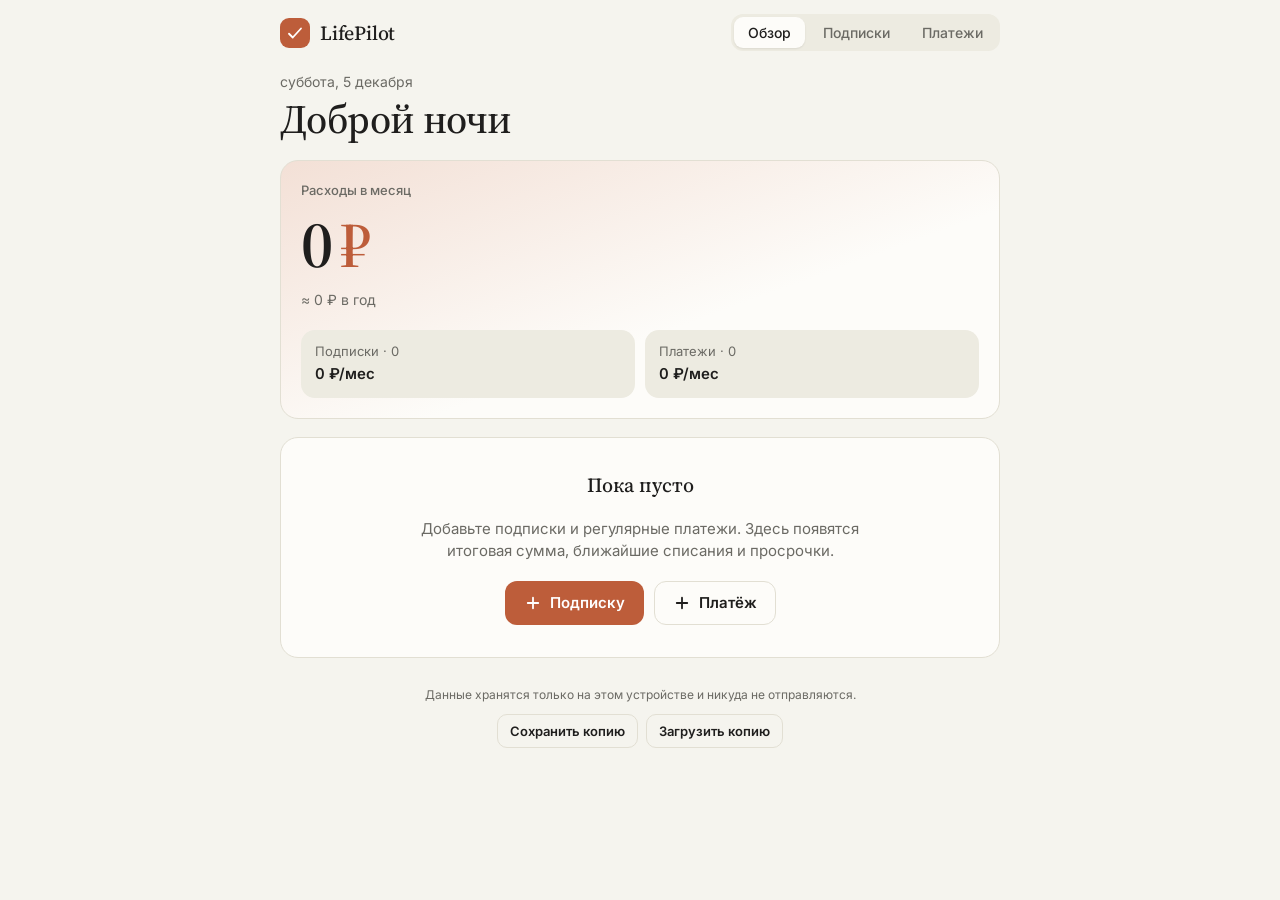
<file: index.html>
<!doctype html><html lang="ru"><head><meta charset="utf-8"><meta name="viewport" content="width=device-width,initial-scale=1,minimum-scale=1,maximum-scale=1,user-scalable=no,viewport-fit=cover"><meta name="format-detection" content="telephone=no"><meta name="apple-mobile-web-app-capable" content="yes"><meta name="mobile-web-app-capable" content="yes"><meta name="apple-mobile-web-app-status-bar-style" content="default"><meta name="apple-mobile-web-app-title" content="LifePilot"><meta name="theme-color" content="#F5F4EE"><title>LifePilot</title><link rel="manifest" href="manifest.json"><link rel="icon" type="image/png" sizes="192x192" href="icon-192.png"><link rel="apple-touch-icon" sizes="180x180" href="apple-touch-icon.png"><style>:root{color-scheme:light;box-sizing:border-box;padding-top:env(safe-area-inset-top,0px);padding-bottom:env(safe-area-inset-bottom,0px)}html{scroll-padding-top:env(safe-area-inset-top,0px)}body{margin:0;padding:0;font:14px -apple-system,BlinkMacSystemFont,sans-serif;background:#fff;color:#000}img{max-width:100%}[hidden]:not([hidden=until-found i]){display:none!important}</style></head><body>
<link rel="stylesheet" href="https://fonts.googleapis.com/css2?family=Inter:wght@400;500;600&family=Source+Serif+4:opsz,wght@8..60,400;8..60,500;8..60,600&display=swap">
<style>
/* Layout: узкая колонка как в приложении Claude. На телефоне нижняя панель вкладок, круглая кнопка «+»
   и шторка снизу для форм. На широком экране вкладки переезжают в верхнюю панель, шторка становится окном. */
:root{
  --bg:#F5F4EE;
  --surface:#FDFCF9;
  --surface-2:#EDEBE1;
  --ink:#1F1E1D;
  --ink-2:#6B6A64;
  --line:#E2DFD3;
  --accent:#BD5D3A;
  --accent-ink:#FFFFFF;
  --accent-soft:#F3E0D6;
  --warn:#8A5A00;
  --warn-soft:#F4E6C4;
  --bad:#B3342A;
  --bad-soft:#F7DDD7;
  --ok:#3B7A4D;
  --ok-soft:#DDEBDD;
  --shadow:0 8px 28px rgba(31,30,29,.14);
  --f-serif:'Source Serif 4','Iowan Old Style',Georgia,'Times New Roman',serif;
  --f-sans:'Inter',system-ui,-apple-system,'Segoe UI',Roboto,'Helvetica Neue',Arial,sans-serif;
  --r:18px;
  --bar-h:64px;
  --ease:cubic-bezier(.2,.8,.2,1);
}
@media (prefers-color-scheme: dark){
  :root:not([data-theme="light"]){
    --bg:#262624;--surface:#30302E;--surface-2:#3B3B38;--ink:#F5F4EE;--ink-2:#AAA89F;--line:#45443F;
    --accent:#D97757;--accent-ink:#1F1E1D;--accent-soft:#4A3329;
    --warn:#E2A844;--warn-soft:#41351E;--bad:#F0877C;--bad-soft:#47272A;--ok:#7CC892;--ok-soft:#27382C;
    --shadow:0 8px 28px rgba(0,0,0,.45);
    color-scheme:dark;
  }
}
:root[data-theme="dark"]{
  --bg:#262624;--surface:#30302E;--surface-2:#3B3B38;--ink:#F5F4EE;--ink-2:#AAA89F;--line:#45443F;
  --accent:#D97757;--accent-ink:#1F1E1D;--accent-soft:#4A3329;
  --warn:#E2A844;--warn-soft:#41351E;--bad:#F0877C;--bad-soft:#47272A;--ok:#7CC892;--ok-soft:#27382C;
  --shadow:0 8px 28px rgba(0,0,0,.45);
  color-scheme:dark;
}

*{box-sizing:border-box}
html{-webkit-text-size-adjust:100%;touch-action:pan-x pan-y;-ms-touch-action:pan-x pan-y}
/* запрет копирования и выделения в приложении; поля ввода остаются рабочими */
html,body,body *{-webkit-user-select:none;-moz-user-select:none;-ms-user-select:none;user-select:none;-webkit-touch-callout:none}
input,textarea,select,[contenteditable="true"]{-webkit-user-select:text;user-select:text;-webkit-touch-callout:default}
img,svg{-webkit-user-drag:none;pointer-events:auto}
body{touch-action:pan-x pan-y}
body{
  background:var(--bg);color:var(--ink);
  font-family:var(--f-sans);font-size:15px;line-height:1.5;
  -webkit-font-smoothing:antialiased;-webkit-tap-highlight-color:transparent;overscroll-behavior-y:none;
  padding-block:0 calc(var(--bar-h) + 96px);
  padding-left:max(16px,env(safe-area-inset-left,0px));
  padding-right:max(16px,env(safe-area-inset-right,0px));
}
body.lock{overflow:hidden}
body::before{content:"";position:fixed;inset:0 0 auto;height:env(safe-area-inset-top,0px);background:var(--bg);z-index:10}
.wrap{max-width:720px;margin:0 auto}
button{font-family:inherit;touch-action:manipulation}
:focus-visible{outline:2px solid var(--accent);outline-offset:2px}

/* top bar */
.top{position:sticky;top:env(safe-area-inset-top,0px);z-index:9;background:var(--bg);display:flex;align-items:center;justify-content:space-between;gap:16px;padding-block:14px 8px}
.brand{display:flex;align-items:center;gap:10px}
.mark{width:30px;height:30px;border-radius:9px;background:var(--accent);color:var(--accent-ink);display:grid;place-items:center;flex:none}
.brand b{font-family:var(--f-serif);font-weight:500;font-size:20px;letter-spacing:-.01em}
.tabs-top{display:none;gap:4px;padding:3px;background:var(--surface-2);border-radius:12px}
.t-top{display:inline-flex;align-items:center;gap:8px;border:0;background:transparent;color:var(--ink-2);font-weight:500;font-size:14px;padding:7px 14px;border-radius:9px;cursor:pointer;transition:background .2s,color .2s}
.t-top:hover{color:var(--ink)}
.t-top[aria-current="page"]{background:var(--surface);color:var(--ink);box-shadow:0 1px 2px rgba(0,0,0,.08)}
@media (min-width:720px){ .tabs-top{display:flex} }
.badge{min-width:18px;height:18px;padding:0 5px;border-radius:9px;background:var(--bad);color:#fff;font-size:11px;font-weight:600;display:inline-grid;place-items:center;font-variant-numeric:tabular-nums}

/* bottom bar (phone) */
.bar{position:fixed;left:0;right:0;bottom:0;z-index:15;display:flex;background:var(--surface);border-top:1px solid var(--line);
  padding:6px max(8px,env(safe-area-inset-right,0px)) env(safe-area-inset-bottom,0px) max(8px,env(safe-area-inset-left,0px))}
.t-bar{flex:1;display:flex;flex-direction:column;align-items:center;gap:2px;border:0;background:transparent;color:var(--ink-2);font-size:11px;font-weight:500;padding:2px 0;cursor:pointer;user-select:none;-webkit-user-select:none}
.t-bar .ico{position:relative;width:60px;height:30px;border-radius:15px;display:grid;place-items:center;transition:background .25s var(--ease),color .25s}
.t-bar[aria-current="page"]{color:var(--ink)}
.t-bar[aria-current="page"] .ico{background:var(--accent-soft);color:var(--accent)}
.t-bar:active .ico{transform:scale(.92)}
.t-bar .badge{position:absolute;top:-4px;right:6px}
@media (min-width:720px){ .bar{display:none} body{padding-block:0 56px} }

/* floating add */
.fab{position:fixed;z-index:14;right:max(16px,env(safe-area-inset-right,0px));bottom:calc(var(--bar-h) + env(safe-area-inset-bottom,0px) + 16px);
  width:56px;height:56px;border-radius:18px;border:0;background:var(--accent);color:var(--accent-ink);display:grid;place-items:center;cursor:pointer;box-shadow:var(--shadow);
  transition:transform .15s var(--ease)}
.fab:active{transform:scale(.92)}
.fab:not([hidden]){animation:pop .35s var(--ease)}
@media (min-width:720px){ .fab{display:none} }

main{padding-block:12px 0}
.stack{display:flex;flex-direction:column;gap:18px}
.stack>*{min-width:0}

/* type */
.hello{margin:0;font-family:var(--f-serif);font-weight:500;font-size:clamp(30px,8vw,40px);line-height:1.15;letter-spacing:-.015em;text-wrap:balance}
.date{margin:0 0 4px;color:var(--ink-2);font-size:14px}
h2{margin:0;font-family:var(--f-serif);font-weight:500;font-size:22px;letter-spacing:-.01em;text-wrap:balance}
h3{margin:0;font-size:15px;font-weight:600}
.label{margin:0;font-size:13px;color:var(--ink-2);font-weight:500}
.muted{color:var(--ink-2)}

/* buttons, fields */
.btn{display:inline-flex;align-items:center;justify-content:center;gap:8px;min-height:44px;padding:9px 18px;border-radius:12px;border:1px solid transparent;font-weight:600;font-size:15px;cursor:pointer;
  transition:transform .12s var(--ease),background .2s,filter .2s;user-select:none;-webkit-user-select:none}
.btn:active{transform:scale(.97)}
.btn.primary{background:var(--accent);color:var(--accent-ink)}
.btn.primary:hover{filter:brightness(1.06)}
.btn.ghost{background:transparent;border-color:var(--line);color:var(--ink)}
.btn.ghost:hover{background:var(--surface-2)}
.btn.soft{background:var(--accent-soft);color:var(--accent)}
.btn.danger{background:transparent;color:var(--bad);border-color:var(--line)}
.btn.sm{min-height:34px;padding:5px 12px;font-size:13px;border-radius:10px}
.icon-btn{width:40px;height:40px;display:inline-grid;place-items:center;border:0;border-radius:12px;background:transparent;color:var(--ink-2);cursor:pointer}
.icon-btn:hover{background:var(--surface-2);color:var(--ink)}
input,select{font:inherit;font-size:16px;color:var(--ink);background:var(--bg);border:1px solid var(--line);border-radius:12px;padding:10px 14px;min-height:46px;width:100%;min-width:0}
input:focus,select:focus{outline:2px solid var(--accent);outline-offset:0;border-color:transparent}
input[type="checkbox"]{width:22px;height:22px;min-height:0;padding:0;accent-color:var(--accent)}

/* cards */
.card{background:var(--surface);border:1px solid var(--line);border-radius:var(--r);padding:20px}
.card>h3{margin-bottom:12px}
.hero{display:flex;flex-direction:column;gap:6px}
.big{margin:4px 0 0;font-family:var(--f-serif);font-weight:600;font-size:clamp(46px,14vw,66px);letter-spacing:-.03em;line-height:1;font-variant-numeric:tabular-nums;overflow-wrap:anywhere}
.big .cur{color:var(--accent);margin-left:.12em}
.hero .sub{margin:6px 0 0;color:var(--ink-2);font-size:14px}
.tiles{display:grid;grid-template-columns:repeat(2,minmax(0,1fr));gap:10px;margin-top:14px}
.tile{background:var(--surface-2);border-radius:14px;padding:12px 14px;display:flex;flex-direction:column;gap:2px;min-width:0}
.tile span{font-size:13px;color:var(--ink-2)}
.tile b{font-weight:600;font-variant-numeric:tabular-nums;overflow-wrap:anywhere}
.quick{display:grid;grid-template-columns:repeat(2,minmax(0,1fr));gap:10px}
.card.attn{background:var(--bad-soft);border-color:transparent}
.card.attn h3{color:var(--bad)}
.empty{text-align:center;padding:32px 20px;display:flex;flex-direction:column;align-items:center;gap:6px}
.empty h3{font-family:var(--f-serif);font-weight:500;font-size:20px}
.empty p{margin:0 0 12px;color:var(--ink-2);max-width:30rem}
.empty .actions{display:flex;gap:10px;flex-wrap:wrap;justify-content:center}

.tl{list-style:none;margin:0;padding:0;display:flex;flex-direction:column}
.tl li{display:flex;flex-wrap:wrap;align-items:center;gap:6px 12px;padding:11px 0;border-top:1px solid var(--line)}
.attn .tl li{border-color:rgba(179,52,42,.18)}
.tl li:first-child{border-top:0;padding-top:0}
.tl li:last-child{padding-bottom:0}
.tl-main{flex:1 1 9rem;min-width:0;display:flex;flex-direction:column}
.tl-name{font-weight:500;overflow-wrap:anywhere}
.tl-sub{font-size:13px;color:var(--ink-2)}
.tl-end{display:flex;flex-direction:column;align-items:flex-end;font-variant-numeric:tabular-nums}
.tl-end small{font-size:12px;color:var(--ink-2)}
.attn .tl-end small,.attn .tl-sub{color:var(--bad)}
.bars{display:flex;flex-direction:column;gap:16px}
.bar-top{display:flex;justify-content:space-between;gap:12px;font-size:14px;margin-bottom:6px}
.bar-top span:last-child{font-weight:600;font-variant-numeric:tabular-nums;white-space:nowrap}
.track{height:8px;background:var(--surface-2);border-radius:4px;overflow:hidden}
.fill{height:100%;background:var(--accent);border-radius:4px;transform-origin:left center}

/* lists */
.head{display:flex;align-items:center;justify-content:space-between;gap:12px}
.head .btn{display:none}
@media (min-width:720px){ .head .btn{display:inline-flex} }
.head p{margin:2px 0 0;color:var(--ink-2);font-size:14px}
.list{background:var(--surface);border:1px solid var(--line);border-radius:var(--r);overflow:hidden}
.row{display:flex;align-items:center;gap:8px 14px;padding:14px 16px;border-top:1px solid var(--line);cursor:pointer;transition:background .15s;user-select:none;-webkit-user-select:none}
.row:first-child{border-top:0}
.row:hover{background:var(--surface-2)}
.row:active{background:var(--surface-2)}
.row-main{flex:1 1 8rem;min-width:0}
.row-main h3{overflow-wrap:anywhere}
.row-meta{margin:3px 0 0;display:flex;flex-wrap:wrap;align-items:center;gap:4px 8px;font-size:13px;color:var(--ink-2)}
.row-note{margin:4px 0 0;font-size:13px;color:var(--ink-2);overflow-wrap:anywhere}
.row-end{display:flex;flex-direction:column;align-items:flex-end;gap:6px}
.amt{display:flex;flex-direction:column;align-items:flex-end;font-variant-numeric:tabular-nums}
.amt b{font-size:16px;font-weight:600;white-space:nowrap}
.amt small{font-size:12px;color:var(--ink-2);white-space:nowrap}
.row.paid h3,.row.paid .amt b{color:var(--ink-2)}
.pill{display:inline-block;padding:1px 9px;border-radius:999px;font-size:12px;font-weight:600;background:var(--surface-2);color:var(--ink-2);white-space:nowrap}
.pill.bad{background:var(--bad-soft);color:var(--bad)}
.pill.warn{background:var(--warn-soft);color:var(--warn)}
.pill.ok{background:var(--ok-soft);color:var(--ok)}
.row.flash{animation:flash 1.4s ease}

/* sheet */
.sheet-wrap{position:fixed;inset:0;z-index:30;display:flex;align-items:flex-end;justify-content:center}
.scrim{position:absolute;inset:0;background:rgba(20,19,18,.5);opacity:0;transition:opacity .28s ease}
.sheet{position:relative;width:100%;max-width:560px;max-height:92dvh;max-height:92vh;overflow-y:auto;background:var(--surface);color:var(--ink);
  border-radius:24px 24px 0 0;padding:8px 20px calc(20px + env(safe-area-inset-bottom,0px));
  padding-left:max(20px,env(safe-area-inset-left,0px));padding-right:max(20px,env(safe-area-inset-right,0px));
  transform:translateY(100%);transition:transform .34s var(--ease);box-shadow:var(--shadow);overscroll-behavior:contain}
.sheet-wrap.open .scrim{opacity:1}
.sheet-wrap.open .sheet{transform:none}
.grab{width:40px;height:4px;border-radius:2px;background:var(--line);margin:4px auto 10px}
.sheet-head{display:flex;align-items:center;justify-content:space-between;gap:12px}
.form{display:flex;flex-direction:column;gap:18px}
.fields{display:flex;flex-direction:column;gap:14px}
.field{display:flex;flex-direction:column;gap:6px;min-width:0}
.field label{font-size:13px;font-weight:500;color:var(--ink-2)}
.field.check{flex-direction:row;align-items:center;gap:12px;padding:4px 0}
.field.check label{color:var(--ink);font-size:15px}
.suffix{position:relative}
.suffix input{padding-right:40px}
.suffix span{position:absolute;right:14px;top:50%;transform:translateY(-50%);color:var(--ink-2);pointer-events:none}
.form-actions{display:flex;gap:10px;flex-wrap:wrap}
.form-actions .primary{flex:1 1 10rem}
@media (min-width:720px){
  .sheet-wrap{align-items:center}
  .sheet{border-radius:24px;transform:translateY(16px) scale(.98);opacity:0;transition:transform .3s var(--ease),opacity .25s ease}
  .sheet-wrap.open .sheet{transform:none;opacity:1}
}

/* date picker */
.datebtn{display:flex;align-items:center;justify-content:space-between;gap:10px;width:100%;min-height:46px;padding:10px 14px;border-radius:12px;border:1px solid var(--line);background:var(--bg);color:var(--ink);font:inherit;font-size:16px;cursor:pointer;text-align:left;transition:border-color .2s,box-shadow .2s}
.datebtn:hover{border-color:var(--ink-2)}
.datebtn[aria-expanded="true"]{border-color:var(--accent);box-shadow:0 0 0 1px var(--accent)}
.datebtn svg{color:var(--ink-2);flex:none}
.cal{display:grid;grid-template-rows:0fr;transition:grid-template-rows .34s var(--ease)}
.cal.open{grid-template-rows:1fr}
.cal-in{overflow:hidden;min-height:0}
.cal-box{margin-top:8px;padding:12px 10px 10px;border-radius:16px;background:var(--surface-2)}
.cal-head{display:flex;align-items:center;justify-content:space-between;gap:8px;margin-bottom:6px;padding-left:6px}
.cal-title{font-family:var(--f-serif);font-weight:500;font-size:19px;text-transform:capitalize}
.cal-nav{display:flex;gap:2px}
.cal-nav .icon-btn{width:36px;height:36px}
.cal-wd,.cal-grid{display:grid;grid-template-columns:repeat(7,minmax(0,1fr))}
.cal-wd span{text-align:center;font-size:12px;color:var(--ink-2);padding:4px 0;font-weight:500}
.cal-grid{row-gap:2px}
.cal-d{justify-self:center;width:40px;height:40px;border:0;border-radius:50%;background:transparent;color:var(--ink);font:inherit;font-size:15px;font-variant-numeric:tabular-nums;cursor:pointer;display:grid;place-items:center;transition:background .15s,transform .12s var(--ease)}
.cal-d:hover{background:var(--line)}
.cal-d:active{transform:scale(.88)}
.cal-d.out{color:var(--ink-2);opacity:.5}
.cal-d.today{box-shadow:inset 0 0 0 1.5px var(--accent);color:var(--accent);font-weight:600}
.cal-d.sel,.cal-d.sel:hover{background:var(--accent);color:var(--accent-ink);font-weight:600;box-shadow:none;opacity:1}
.cal-foot{display:flex;justify-content:flex-end;margin-top:6px}
.cal-grid.swap{animation:swap .3s var(--ease)}
@keyframes swap{from{opacity:0;transform:translateX(calc(var(--dir,1) * 16px))}to{opacity:1;transform:none}}

/* toast */
.toast-wrap{position:fixed;left:0;right:0;bottom:calc(var(--bar-h) + env(safe-area-inset-bottom,0px) + 12px);display:flex;justify-content:center;pointer-events:none;z-index:40;
  padding:0 max(16px,env(safe-area-inset-right,0px)) 0 max(16px,env(safe-area-inset-left,0px))}
@media (min-width:720px){ .toast-wrap{bottom:24px} }
.toast{pointer-events:auto;display:flex;align-items:center;gap:14px;background:var(--ink);color:var(--bg);padding:11px 16px;border-radius:14px;font-size:14px;box-shadow:var(--shadow);max-width:100%;animation:toast-in .3s var(--ease)}
.toast button{background:transparent;border:0;color:inherit;font-weight:700;text-decoration:underline;cursor:pointer;font-size:14px;padding:2px 4px}

footer{margin-top:28px;font-size:12px;color:var(--ink-2);text-align:center}
footer p{margin:0 0 10px}
.card.hero{background:linear-gradient(160deg,var(--accent-soft),var(--surface) 60%)}
.tile.left{grid-column:1/-1;background:var(--accent);color:var(--accent-ink);flex-direction:row;justify-content:space-between;align-items:center;gap:12px}
.tile.left span{color:inherit;opacity:.85}
.search input{-webkit-appearance:none;appearance:none;border-radius:14px;background:var(--surface)}
.nf{text-align:center;padding:28px 0;margin:0;color:var(--ink-2)}
.dot{display:inline-block;width:9px;height:9px;border-radius:50%;margin-right:8px;vertical-align:1px}
.backup{display:flex;gap:8px;justify-content:center;flex-wrap:wrap}

/* motion: only when the view was just opened */
@keyframes rise{from{opacity:0;transform:translateY(14px)}to{opacity:1;transform:none}}
@keyframes grow{from{transform:scaleX(0)}to{transform:scaleX(1)}}
@keyframes pop{from{opacity:0;transform:scale(.6)}to{opacity:1;transform:none}}
@keyframes flash{0%,40%{background:var(--accent-soft)}100%{background:transparent}}
@keyframes toast-in{from{opacity:0;transform:translateY(12px)}to{opacity:1;transform:none}}
.anim .rise{animation:rise .5s var(--ease) both;animation-delay:calc(var(--i,0) * 55ms)}
.anim .fill{animation:grow .8s var(--ease) both;animation-delay:.2s}
@media (prefers-reduced-motion:reduce){
  *,*::before,*::after{animation:none!important;transition:none!important}
}
</style>

<div class="wrap">
  <header class="top">
    <div class="brand">
      <span class="mark" aria-hidden="true">
        <svg width="18" height="18" viewBox="0 0 24 24" fill="none" stroke="currentColor" stroke-width="2.4" stroke-linecap="round" stroke-linejoin="round"><path d="M4 13l5 5L20 6"/></svg>
      </span>
      <b>LifePilot</b>
    </div>
    <nav class="tabs-top" id="tabsTop" aria-label="Разделы"></nav>
  </header>
  <main id="main"></main>
  <footer id="foot"></footer>
  <input type="file" id="impFile" accept="application/json,.json" hidden>
</div>

<nav class="bar" id="tabsBar" aria-label="Разделы"></nav>
<button class="fab" id="fab" data-a="add" aria-label="Добавить" hidden>
  <svg width="24" height="24" viewBox="0 0 24 24" fill="none" stroke="currentColor" stroke-width="2.4" stroke-linecap="round"><path d="M12 5v14M5 12h14"/></svg>
</button>
<div class="sheet-wrap" id="sheet" hidden>
  <div class="scrim" data-a="cancel"></div>
  <div class="sheet" id="sheetBody" role="dialog" aria-modal="true"></div>
</div>
<div class="toast-wrap"><div class="toast" id="toast" hidden role="status"></div></div>

<script>
/* ---------- запреты: зум и копирование в приложении (поля ввода не затрагиваются) ---------- */
(function(){
  function editable(t){ return !!(t && t.closest && t.closest('input,textarea,select,[contenteditable="true"]')); }
  ['gesturestart','gesturechange','gestureend'].forEach(function(ev){
    document.addEventListener(ev, function(e){ e.preventDefault(); }, {passive:false});
  });
  document.addEventListener('touchmove', function(e){
    if (e.touches && e.touches.length > 1) e.preventDefault();
  }, {passive:false});
  var lastTouchEnd = 0;
  document.addEventListener('touchend', function(e){
    var now = Date.now();
    if (now - lastTouchEnd < 300 && !editable(e.target)) e.preventDefault();
    lastTouchEnd = now;
  }, {passive:false});
  document.addEventListener('wheel', function(e){
    if (e.ctrlKey) e.preventDefault();
  }, {passive:false});
  document.addEventListener('keydown', function(e){
    var mod = e.ctrlKey || e.metaKey, k = String(e.key).toLowerCase();
    if (mod && (k === '+' || k === '-' || k === '=' || k === '0')) { e.preventDefault(); return; }
    if (mod && (k === 'c' || k === 'x' || k === 'a') && !editable(e.target)) e.preventDefault();
  });
  ['copy','cut','contextmenu','dragstart','selectstart'].forEach(function(ev){
    document.addEventListener(ev, function(e){ if (!editable(e.target)) e.preventDefault(); });
  });
})();

(function(){
'use strict';

var KEY = 'lifepilot-v2', OLD = 'lifepilot-v1';
var DAY = 864e5;
var CATS = {
  subs: ['Видео','Музыка','Софт','Облако','Образование','Спорт','Новости','Другое'],
  bills: ['Квартплата и ЖКХ','Интернет и связь','Аренда','Кредит','Налоги','Страховка','Транспорт','Другое']
};
var TABS = [['dash','Обзор'],['subs','Подписки'],['bills','Платежи']];
var storageOk = true;
var reduce = !!(window.matchMedia && window.matchMedia('(prefers-reduced-motion: reduce)').matches);

/* ---------- даты (локальные) ---------- */
function today(){ var n = new Date(); return new Date(n.getFullYear(), n.getMonth(), n.getDate()); }
function parse(s){ var p = s.split('-').map(Number); return new Date(p[0], p[1]-1, p[2]); }
function iso(d){ return d.getFullYear()+'-'+String(d.getMonth()+1).padStart(2,'0')+'-'+String(d.getDate()).padStart(2,'0'); }
function diff(a, b){ return Math.round((b - a) / DAY); }
function addDays(s, n){ var d = parse(s); d.setDate(d.getDate() + n); return iso(d); }
function addMonths(s, n, day){
  var d = parse(s), want = day || d.getDate();
  var y = d.getFullYear(), m = d.getMonth() + n;
  var last = new Date(y, m + 1, 0).getDate();
  return iso(new Date(y, m, Math.min(want, last)));
}
function fmtDate(s){
  var d = parse(s), o = {day:'numeric', month:'short'};
  if (d.getFullYear() !== today().getFullYear()) o.year = 'numeric';
  return d.toLocaleDateString('ru-RU', o);
}
function rel(d){
  if (d < 0) return 'просрочено на ' + (-d) + ' дн.';
  if (d === 0) return 'сегодня';
  if (d === 1) return 'завтра';
  return 'через ' + d + ' дн.';
}
function plural(n, f){
  var a = Math.abs(n) % 100, b = a % 10;
  if (a > 10 && a < 20) return f[2];
  if (b > 1 && b < 5) return f[1];
  if (b === 1) return f[0];
  return f[2];
}
function greeting(){
  var h = new Date().getHours();
  return h < 5 ? 'Доброй ночи' : h < 12 ? 'Доброе утро' : h < 18 ? 'Добрый день' : 'Добрый вечер';
}

/* ---------- форматирование ---------- */
var nf0 = new Intl.NumberFormat('ru-RU', {maximumFractionDigits:0});
var nf2 = new Intl.NumberFormat('ru-RU', {maximumFractionDigits:2});
function rub(n, exact){ return (exact ? nf2 : nf0).format(n) + ' ₽'; }
function esc(s){
  return String(s == null ? '' : s).replace(/[&<>"']/g, function(c){
    return {'&':'&amp;','<':'&lt;','>':'&gt;','"':'&quot;',"'":'&#39;'}[c];
  });
}
function uid(){ return Date.now().toString(36) + Math.random().toString(36).slice(2, 8); }

/* ---------- состояние ---------- */
function blank(){ return {subs:[], bills:[]}; }
function migrate(old){
  // старая версия: убираем примеры, раздел «Быт» и валюты (пересчёт по прежним курсам)
  var rates = old.rates || {};
  function conv(a, c){
    a = Number(a) || 0;
    if (!c || c === '₽') return a;
    var r = Number(rates[c]);
    return r ? Math.round(a * r * 100) / 100 : a;
  }
  return {
    subs:(old.subs || []).filter(function(s){ return !s.ex; }).map(function(s){
      return {id:s.id || uid(), name:s.name, category:s.category, price:conv(s.price, s.currency), cycle:s.cycle, next:s.next, notes:s.notes || ''};
    }),
    bills:(old.bills || []).filter(function(b){ return !b.ex; }).map(function(b){
      return {id:b.id || uid(), name:b.name, category:b.category, amount:conv(b.amount, b.currency), due:b.due,
              recurring:!!b.recurring, day:b.day || parse(b.due).getDate(), paid:!!b.paid, paidOn:b.paidOn};
    })
  };
}
function load(){
  var raw = null, old = null;
  try { raw = localStorage.getItem(KEY); if (!raw) old = localStorage.getItem(OLD); } catch(e){ storageOk = false; }
  if (raw) { try { return Object.assign(blank(), JSON.parse(raw)); } catch(e){ return blank(); } }
  if (old) { try { return Object.assign(blank(), migrate(JSON.parse(old))); } catch(e){ return blank(); } }
  return blank();
}
function save(){
  try { localStorage.setItem(KEY, JSON.stringify(state)); } catch(e){ storageOk = false; }
}
var state = load();
save();
var ui = {tab:'dash', form:null, flash:null};
var toastTimer = null, lastSnap = null, lastTotal = 0;

/* ---------- расчёты ---------- */
function monthly(s){
  var p = Number(s.price) || 0;
  return s.cycle === 'yearly' ? p / 12 : s.cycle === 'weekly' ? p * 52 / 12 : p;
}
function cycleLabel(c){ return c === 'yearly' ? 'в год' : c === 'weekly' ? 'в неделю' : 'в месяц'; }
/* оплата подписки: следующее списание сдвигается на период подписки (месяц, год или неделя) */
function advanceSub(s){
  var t = iso(today()), day = s.day || parse(s.next).getDate();
  function step(n){ return s.cycle === 'weekly' ? addDays(n, 7) : addMonths(n, s.cycle === 'yearly' ? 12 : 1, day); }
  var n = step(s.next), k = 0;
  while (n <= t && k < 2400) { k++; n = step(n); }
  s.next = n;
}
function calc(){
  var tNow = today(), ts = iso(tNow);
  var cats = {}, subMonth = 0, billMonth = 0, billCount = 0;
  state.subs.forEach(function(s){
    var m = monthly(s);
    subMonth += m; cats[s.category] = (cats[s.category] || 0) + m;
  });
  state.bills.forEach(function(b){
    if (!b.recurring) return;
    var m = Number(b.amount) || 0;
    billMonth += m; billCount++; cats[b.category] = (cats[b.category] || 0) + m;
  });
  var overdue = [], soon = [];
  state.bills.forEach(function(b){
    if (b.paid) return;
    var d = diff(tNow, parse(b.due));
    var it = {id:b.id, bill:true, kind:'Платёж', name:b.name, days:d, amt:b.amount, date:b.due};
    if (d < 0) overdue.push(it); else if (d <= 7) soon.push(it);
  });
  state.subs.forEach(function(s){
    var d = diff(tNow, parse(s.next));
    var it = {id:s.id, bill:false, kind:'Подписка', name:s.name, days:d, amt:s.price, date:s.next};
    if (d < 0) overdue.push(it); else if (d <= 7) soon.push(it);
  });
  overdue.sort(function(a, b){ return a.days - b.days; });
  soon.sort(function(a, b){ return a.days - b.days; });
  var total = subMonth + billMonth;
  var catList = Object.keys(cats).map(function(k){ return [k, cats[k]]; })
    .filter(function(x){ return x[1] > 0; }).sort(function(a, b){ return b[1] - a[1]; });
  return {subMonth:subMonth, billMonth:billMonth, billCount:billCount, total:total, year:total * 12,
          overdue:overdue, soon:soon, cats:catList};
}

var PAL = ['#BD5D3A','#C9923A','#6F8F5B','#4F7F9A','#8A6FA8','#B5586E','#7A7A70'];
function buzz(){ if (navigator.vibrate) navigator.vibrate(12); }
function qf(x){
  var q = (ui.q || '').trim().toLowerCase();
  return !q || (x.name + ' ' + x.category + ' ' + (x.notes || '')).toLowerCase().indexOf(q) > -1;
}
function monthLeft(){
  var t = today(), end = iso(new Date(t.getFullYear(), t.getMonth() + 1, 0)), sum = 0, n = 0;
  state.bills.forEach(function(b){ if (!b.paid && b.due <= end) { sum += Number(b.amount) || 0; n++; } });
  state.subs.forEach(function(x){ if (x.next <= end) { sum += Number(x.price) || 0; n++; } });
  return {sum:sum, n:n};
}
/* ---------- иконки ---------- */
var IC = {
  home:'<svg width="22" height="22" viewBox="0 0 24 24" fill="none" stroke="currentColor" stroke-width="1.9" stroke-linecap="round" stroke-linejoin="round"><path d="M3 11l9-8 9 8v9a1 1 0 01-1 1h-5v-6H9v6H4a1 1 0 01-1-1z"/></svg>',
  subs:'<svg width="22" height="22" viewBox="0 0 24 24" fill="none" stroke="currentColor" stroke-width="1.9" stroke-linecap="round" stroke-linejoin="round"><path d="M17 2l4 4-4 4"/><path d="M3 11V9a3 3 0 013-3h15"/><path d="M7 22l-4-4 4-4"/><path d="M21 13v2a3 3 0 01-3 3H3"/></svg>',
  bills:'<svg width="22" height="22" viewBox="0 0 24 24" fill="none" stroke="currentColor" stroke-width="1.9" stroke-linecap="round" stroke-linejoin="round"><path d="M5 3h14v18l-3-2-2 2-2-2-2 2-2-2-3 2z"/><path d="M9 8h6M9 12h6"/></svg>',
  cal:'<svg width="20" height="20" viewBox="0 0 24 24" fill="none" stroke="currentColor" stroke-width="1.9" stroke-linecap="round" stroke-linejoin="round"><rect x="3" y="5" width="18" height="16" rx="3"/><path d="M8 3v4M16 3v4M3 10h18"/></svg>',
  left:'<svg width="20" height="20" viewBox="0 0 24 24" fill="none" stroke="currentColor" stroke-width="2.2" stroke-linecap="round" stroke-linejoin="round"><path d="M15 6l-6 6 6 6"/></svg>',
  right:'<svg width="20" height="20" viewBox="0 0 24 24" fill="none" stroke="currentColor" stroke-width="2.2" stroke-linecap="round" stroke-linejoin="round"><path d="M9 6l6 6-6 6"/></svg>',
  plus:'<svg width="18" height="18" viewBox="0 0 24 24" fill="none" stroke="currentColor" stroke-width="2.4" stroke-linecap="round"><path d="M12 5v14M5 12h14"/></svg>',
  close:'<svg width="20" height="20" viewBox="0 0 24 24" fill="none" stroke="currentColor" stroke-width="2.2" stroke-linecap="round"><path d="M6 6l12 12M18 6L6 18"/></svg>'
};

/* ---------- вкладки ---------- */
function renderTabs(c){
  var n = c.overdue.length;
  document.getElementById('tabsTop').innerHTML = TABS.map(function(t){
    var b = (t[0] === 'dash' && n) ? '<span class="badge">' + n + '</span>' : '';
    return '<button class="t-top" data-a="tab" data-tab="' + t[0] + '"' + (ui.tab === t[0] ? ' aria-current="page"' : '') + '>' + t[1] + b + '</button>';
  }).join('');
  document.getElementById('tabsBar').innerHTML = TABS.map(function(t){
    var b = (t[0] === 'dash' && n) ? '<span class="badge">' + n + '</span>' : '';
    return '<button class="t-bar" data-a="tab" data-tab="' + t[0] + '"' + (ui.tab === t[0] ? ' aria-current="page"' : '') + '>' +
      '<span class="ico">' + IC[t[0] === 'dash' ? 'home' : t[0]] + b + '</span>' + t[1] + '</button>';
  }).join('');
  document.getElementById('foot').innerHTML = '<p>' + (storageOk
    ? 'Данные хранятся только на этом устройстве и никуда не отправляются.'
    : 'Хранилище браузера недоступно: данные сохранятся только до закрытия страницы.') + '</p>' +
    '<div class="backup"><button class="btn ghost sm" data-a="export">Сохранить копию</button>' +
    '<button class="btn ghost sm" data-a="import">Загрузить копию</button></div>';
}

/* ---------- обзор ---------- */
function rise(i){ return ' rise" style="--i:' + i; }
function timeline(list){
  return '<ul class="tl">' + list.map(function(i){
    return '<li><div class="tl-main"><span class="tl-name">' + esc(i.name) + '</span><span class="tl-sub">' + i.kind + ' · ' + fmtDate(i.date) + '</span></div>' +
      '<div class="tl-end"><b>' + rub(i.amt, true) + '</b><small>' + rel(i.days) + '</small></div>' +
      '<button class="btn soft sm" data-a="' + (i.bill ? 'paid' : 'paid-sub') + '" data-id="' + esc(i.id) + '">Оплачено</button></li>';
  }).join('') + '</ul>';
}
function dashView(){
  var c = calc(), h = '', i = 0, empty = !state.subs.length && !state.bills.length;
  var dateStr = new Date().toLocaleDateString('ru-RU', {weekday:'long', day:'numeric', month:'long'});
  h += '<div class="' + rise(i++).slice(0) + '"><p class="date">' + dateStr + '</p><h1 class="hello">' + greeting() + '</h1></div>';
  h += '<section class="card hero' + rise(i++) + '"><p class="label">Расходы в месяц</p>' +
       '<p class="big"><span id="bigNum">' + nf0.format(c.total) + '</span><span class="cur">₽</span></p>' +
       '<p class="sub">≈ ' + rub(c.year) + ' в год</p>' +
       '<div class="tiles"><div class="tile"><span>Подписки · ' + state.subs.length + '</span><b>' + rub(c.subMonth) + '/мес</b></div>' +
       '<div class="tile"><span>Платежи · ' + c.billCount + '</span><b>' + rub(c.billMonth) + '/мес</b></div>' +
       (function(){ var m = monthLeft(); return m.n ? '<div class="tile left"><span>Осталось оплатить в этом месяце · ' + m.n + '</span><b>' + rub(m.sum) + '</b></div>' : ''; })() +
       '</div></section>';
  if (empty) {
    h += '<section class="card empty' + rise(i++) + '"><h3>Пока пусто</h3>' +
         '<p>Добавьте подписки и регулярные платежи. Здесь появятся итоговая сумма, ближайшие списания и просрочки.</p>' +
         '<div class="actions"><button class="btn primary" data-a="add" data-k="subs">' + IC.plus + 'Подписку</button>' +
         '<button class="btn ghost" data-a="add" data-k="bills">' + IC.plus + 'Платёж</button></div></section>';
    return '<div class="stack">' + h + '</div>';
  }
  h += '<div class="quick' + rise(i++) + '"><button class="btn ghost" data-a="add" data-k="subs">' + IC.plus + 'Подписка</button>' +
       '<button class="btn ghost" data-a="add" data-k="bills">' + IC.plus + 'Платёж</button></div>';
  if (c.overdue.length) {
    h += '<section class="card attn' + rise(i++) + '"><h3>Требует внимания</h3>' + timeline(c.overdue) + '</section>';
  }
  h += '<section class="card' + rise(i++) + '"><h3>Ближайшие 7 дней</h3>' +
       (c.soon.length ? timeline(c.soon) : '<p class="muted" style="margin:0">Ничего срочного. Платежи и списания на неделю появятся здесь.</p>') + '</section>';
  if (c.cats.length) {
    h += '<section class="card' + rise(i++) + '"><h3>Куда уходят деньги</h3><div class="bars">' + c.cats.map(function(x, ix){
      return '<div><div class="bar-top"><span><i class="dot" style="background:' + PAL[ix % PAL.length] + '"></i>' + esc(x[0]) + '</span><span>' + rub(x[1]) + '/мес</span></div>' +
             '<div class="track"><div class="fill" style="background:' + PAL[ix % PAL.length] + ';width:' + Math.max(2, x[1] / c.total * 100).toFixed(1) + '%"></div></div></div>';
    }).join('') + '</div></section>';
  }
  return '<div class="stack">' + h + '</div>';
}

/* ---------- формы (шторка) ---------- */
function sel(name, opts, val){
  return '<select id="f-' + name + '" name="' + name + '">' + opts.map(function(o){
    return '<option value="' + esc(o[0]) + '"' + (o[0] === val ? ' selected' : '') + '>' + esc(o[1]) + '</option>';
  }).join('') + '</select>';
}
function inp(name, type, val, extra){
  return '<input id="f-' + name + '" name="' + name + '" type="' + type + '" value="' + esc(val) + '" ' + (extra || '') + '>';
}
function fld(label, name, control){
  return '<div class="field"><label for="f-' + name + '">' + label + '</label>' + control + '</div>';
}
function catOpts(k){ return CATS[k].map(function(c){ return [c, c]; }); }
function money(name, val){
  return '<div class="suffix">' + inp(name, 'number', val, 'required min="0" step="0.01" inputmode="decimal" placeholder="0"') + '<span>₽</span></div>';
}
function sheetHtml(kind, it){
  var title, fields;
  if (kind === 'subs') {
    var v = it || {name:'', category:CATS.subs[0], price:'', cycle:'monthly', next:iso(today()), notes:''};
    title = it ? 'Изменить подписку' : 'Новая подписка';
    fields = fld('Название', 'name', inp('name', 'text', v.name, 'required maxlength="80" placeholder="Например, онлайн-кинотеатр" autocomplete="off"')) +
      fld('Цена', 'price', money('price', v.price)) +
      fld('Как часто списывают', 'cycle', sel('cycle', [['monthly','Каждый месяц'],['yearly','Раз в год'],['weekly','Каждую неделю']], v.cycle)) +
      dateFld('Следующее списание', 'next', v.next) +
      fld('Категория', 'category', sel('category', catOpts('subs'), v.category)) +
      fld('Заметка', 'notes', inp('notes', 'text', v.notes || '', 'maxlength="120" placeholder="Необязательно" autocomplete="off"'));
  } else {
    var b = it || {name:'', category:CATS.bills[0], amount:'', due:iso(today()), recurring:true};
    title = it ? 'Изменить платёж' : 'Новый платёж';
    fields = fld('Название', 'name', inp('name', 'text', b.name, 'required maxlength="80" placeholder="Например, квартплата" autocomplete="off"')) +
      fld('Сумма', 'amount', money('amount', b.amount)) +
      dateFld('Срок оплаты', 'due', b.due) +
      '<div class="field check"><input id="f-recurring" name="recurring" type="checkbox"' + (b.recurring ? ' checked' : '') + '><label for="f-recurring">Повторяется каждый месяц</label></div>' +
      fld('Категория', 'category', sel('category', catOpts('bills'), b.category));
  }
  return '<div class="grab" aria-hidden="true"></div>' +
    '<form class="form" data-form="' + kind + '" data-id="' + (it ? esc(it.id) : '') + '">' +
    '<div class="sheet-head"><h2>' + title + '</h2><button type="button" class="icon-btn" data-a="cancel" aria-label="Закрыть">' + IC.close + '</button></div>' +
    '<div class="fields">' + fields + '</div>' +
    '<div class="form-actions"><button type="submit" class="btn primary">' + (it ? 'Сохранить' : 'Добавить') + '</button>' +
    (it ? '<button type="button" class="btn danger" data-a="del" data-id="' + esc(it.id) + '">Удалить</button>' : '') + '</div></form>';
}
var closeTimer = null;
function openSheet(kind, id){
  var it = id ? state[kind].filter(function(x){ return x.id === id; })[0] : null;
  var wrap = document.getElementById('sheet');
  clearTimeout(closeTimer);
  ui.form = {kind:kind, id:id || null};
  document.getElementById('sheetBody').innerHTML = sheetHtml(kind, it);
  wrap.hidden = false;
  document.body.classList.add('lock');
  requestAnimationFrame(function(){ requestAnimationFrame(function(){ wrap.classList.add('open'); }); });
  setTimeout(function(){ var f = document.getElementById('f-name'); if (f && !id) f.focus(); }, 340);
}
function closeSheet(){
  var wrap = document.getElementById('sheet');
  if (wrap.hidden) return;
  wrap.classList.remove('open');
  document.body.classList.remove('lock');
  ui.form = null;
  closeTimer = setTimeout(function(){ wrap.hidden = true; document.getElementById('sheetBody').innerHTML = ''; }, reduce ? 0 : 320);
}

/* ---------- календарь ---------- */
var WD = ['Пн','Вт','Ср','Чт','Пт','Сб','Вс'];
function fmtLong(s){ return parse(s).toLocaleDateString('ru-RU', {day:'numeric', month:'long', year:'numeric'}); }
function dateFld(label, name, val){
  return '<div class="field"><label for="f-' + name + '-btn">' + label + '</label>' +
    '<button type="button" class="datebtn" id="f-' + name + '-btn" data-a="cal-toggle" data-for="' + name + '" aria-expanded="false" aria-controls="cal-' + name + '">' +
    '<span id="txt-' + name + '">' + fmtLong(val) + '</span>' + IC.cal + '</button>' +
    '<input type="hidden" id="f-' + name + '" name="' + name + '" value="' + esc(val) + '">' +
    '<div class="cal" id="cal-' + name + '"><div class="cal-in" id="calin-' + name + '"></div></div></div>';
}
function calBox(name){
  var c = ui.cal, sel = document.getElementById('f-' + name).value, ts = iso(today());
  var title = new Date(c.y, c.m, 1).toLocaleDateString('ru-RU', {month:'long', year:'numeric'});
  var first = (new Date(c.y, c.m, 1).getDay() + 6) % 7, cells = '';
  for (var i = 0; i < 42; i++) {
    var d = new Date(c.y, c.m, 1 - first + i), s = iso(d);
    cells += '<button type="button" class="cal-d' + (d.getMonth() !== c.m ? ' out' : '') + (s === ts ? ' today' : '') + (s === sel ? ' sel' : '') +
      '" data-a="cal-pick" data-for="' + name + '" data-v="' + s + '" aria-label="' + esc(fmtLong(s)) + '">' + d.getDate() + '</button>';
  }
  return '<div class="cal-box"><div class="cal-head"><span class="cal-title">' + title + '</span><span class="cal-nav">' +
    '<button type="button" class="icon-btn" data-a="cal-prev" data-for="' + name + '" aria-label="Предыдущий месяц">' + IC.left + '</button>' +
    '<button type="button" class="icon-btn" data-a="cal-next" data-for="' + name + '" aria-label="Следующий месяц">' + IC.right + '</button></span></div>' +
    '<div class="cal-wd">' + WD.map(function(w){ return '<span>' + w + '</span>'; }).join('') + '</div>' +
    '<div class="cal-grid" id="calgrid-' + name + '">' + cells + '</div>' +
    '<div class="cal-foot"><button type="button" class="btn ghost sm" data-a="cal-today" data-for="' + name + '">Сегодня</button></div></div>';
}
function calShow(name, dir){
  document.getElementById('calin-' + name).innerHTML = calBox(name);
  if (dir && !reduce) {
    var g = document.getElementById('calgrid-' + name);
    g.style.setProperty('--dir', dir);
    g.classList.add('swap');
  }
}
function calToggle(name){
  var box = document.getElementById('cal-' + name), btn = document.getElementById('f-' + name + '-btn');
  if (box.classList.contains('open')) {
    box.classList.remove('open'); btn.setAttribute('aria-expanded', 'false'); return;
  }
  var v = parse(document.getElementById('f-' + name).value);
  ui.cal = {y:v.getFullYear(), m:v.getMonth()};
  calShow(name, 0);
  box.classList.add('open'); btn.setAttribute('aria-expanded', 'true');
  setTimeout(function(){ if (box.scrollIntoView) box.scrollIntoView({block:'nearest', behavior:'smooth'}); }, 120);
}
function calMove(name, dir){
  var d = new Date(ui.cal.y, ui.cal.m + dir, 1);
  ui.cal = {y:d.getFullYear(), m:d.getMonth()};
  calShow(name, dir);
}
function calPick(name, v){
  document.getElementById('f-' + name).value = v;
  document.getElementById('txt-' + name).textContent = fmtLong(v);
  var p = parse(v);
  ui.cal = {y:p.getFullYear(), m:p.getMonth()};
  calShow(name, 0);
  document.getElementById('cal-' + name).classList.remove('open');
  document.getElementById('f-' + name + '-btn').setAttribute('aria-expanded', 'false');
}

/* ---------- подписки ---------- */
function headHtml(title, sub, kind){
  return '<div class="head' + rise(0) + '"><div><h2>' + title + '</h2><p>' + sub + '</p></div>' +
         '<button class="btn primary" data-a="add" data-k="' + kind + '">' + IC.plus + 'Добавить</button></div>' +
         (state[kind].length >= 5 ? '<div class="search"><input id="q" type="search" enterkeyhint="search" placeholder="Поиск по названию и категории" value="' + esc(ui.q || '') + '" autocomplete="off"></div>' : '');
}
function emptyList(title, text, kind, label){
  if (state[kind].length) return '<p class="nf">Ничего не найдено</p>';
  return '<section class="card empty' + rise(1) + '"><h3>' + title + '</h3><p>' + text + '</p>' +
         '<div class="actions"><button class="btn primary" data-a="add" data-k="' + kind + '">' + IC.plus + label + '</button></div></section>';
}
function subsView(){
  var list = state.subs.slice().filter(qf).sort(function(a, b){ return a.next < b.next ? -1 : a.next > b.next ? 1 : 0; });
  var c = calc();
  var sub = list.length ? list.length + ' ' + plural(list.length, ['подписка','подписки','подписок']) + ' · ' + rub(c.subMonth) + ' в месяц' : 'Здесь будут ваши регулярные списания';
  var rows = list.map(function(s, n){
    var d = diff(today(), parse(s.next));
    var pill = d < 0 ? '<span class="pill bad">' + rel(d) + '</span>' : d <= 7 ? '<span class="pill warn">' + rel(d) + '</span>' : '<span class="pill">' + fmtDate(s.next) + '</span>';
    var approx = s.cycle !== 'monthly' ? '<small>≈ ' + rub(monthly(s)) + '/мес</small>' : '';
    return '<div class="row' + (ui.flash === s.id ? ' flash' : '') + rise(n + 1) + '" role="button" tabindex="0" data-a="edit" data-id="' + esc(s.id) + '">' +
      '<div class="row-main"><h3>' + esc(s.name) + '</h3><div class="row-meta">' + pill + '<span>' + esc(s.category) + '</span></div>' +
      (s.notes ? '<p class="row-note">' + esc(s.notes) + '</p>' : '') +
      (s.paidOn ? '<p class="row-note">Последняя оплата ' + fmtDate(s.paidOn) + '</p>' : '') + '</div>' +
      '<div class="row-end"><div class="amt"><b>' + rub(s.price, true) + '</b><small>' + cycleLabel(s.cycle) + '</small>' + approx + '</div>' +
      '<button class="btn soft sm" data-a="paid-sub" data-id="' + esc(s.id) + '">Оплачено</button></div></div>';
  }).join('');
  return '<div class="stack">' + headHtml('Подписки', sub, 'subs') +
    (list.length ? '<div class="list">' + rows + '</div>' :
      emptyList('Подписок пока нет', 'Добавьте первую, чтобы видеть, сколько она стоит в месяц и когда спишут деньги.', 'subs', 'Подписку')) + '</div>';
}

/* ---------- платежи ---------- */
function billsView(){
  var list = state.bills.slice().filter(qf).sort(function(a, b){
    if (!!a.paid !== !!b.paid) return a.paid ? 1 : -1;
    return a.due < b.due ? -1 : a.due > b.due ? 1 : 0;
  });
  var c = calc();
  var sub = list.length ? list.length + ' ' + plural(list.length, ['платёж','платежа','платежей']) + (c.billMonth ? ' · ' + rub(c.billMonth) + ' в месяц регулярных' : '') : 'Квартплата, интернет, налоги';
  var rows = list.map(function(b, n){
    var d = diff(today(), parse(b.due)), pill;
    if (b.paid) pill = '<span class="pill ok">Оплачено</span>';
    else if (d < 0) pill = '<span class="pill bad">' + rel(d) + '</span>';
    else if (d <= 7) pill = '<span class="pill warn">' + rel(d) + '</span>';
    else pill = '<span class="pill">' + fmtDate(b.due) + '</span>';
    var meta = '<span>' + esc(b.category) + (b.recurring ? ' · каждый месяц' : '') + '</span>';
    var btn = b.paid
      ? '<button class="btn ghost sm" data-a="unpaid" data-id="' + esc(b.id) + '">Вернуть</button>'
      : '<button class="btn soft sm" data-a="paid" data-id="' + esc(b.id) + '">Оплачено</button>';
    return '<div class="row' + (b.paid ? ' paid' : '') + (ui.flash === b.id ? ' flash' : '') + rise(n + 1) + '" role="button" tabindex="0" data-a="edit" data-id="' + esc(b.id) + '">' +
      '<div class="row-main"><h3>' + esc(b.name) + '</h3><div class="row-meta">' + pill + meta + '</div>' +
      (b.paidOn ? '<p class="row-note">Последняя оплата ' + fmtDate(b.paidOn) + '</p>' : '') + '</div>' +
      '<div class="row-end"><div class="amt"><b>' + rub(b.amount, true) + '</b></div>' + btn + '</div></div>';
  }).join('');
  return '<div class="stack">' + headHtml('Платежи', sub, 'bills') +
    (list.length ? '<div class="list">' + rows + '</div>' :
      emptyList('Платежей пока нет', 'Повторяющийся платёж сам переносится на следующий месяц, когда вы отмечаете его оплаченным.', 'bills', 'Платёж')) + '</div>';
}

/* ---------- отрисовка ---------- */
function countUp(to){
  var el = document.getElementById('bigNum'), from = lastTotal;
  lastTotal = to;
  if (!el || reduce || from === to) return;
  var t0 = null;
  function step(ts){
    if (t0 === null) t0 = ts;
    var p = Math.min(1, (ts - t0) / 650), e = 1 - Math.pow(1 - p, 3);
    el.textContent = nf0.format(from + (to - from) * e);
    if (p < 1) requestAnimationFrame(step);
  }
  requestAnimationFrame(step);
}
function render(animate){
  var c = calc(), main = document.getElementById('main');
  renderTabs(c);
  main.innerHTML = ui.tab === 'subs' ? subsView() : ui.tab === 'bills' ? billsView() : dashView();
  if (animate) { main.classList.remove('anim'); void main.offsetWidth; main.classList.add('anim'); }
  else main.classList.remove('anim');
  document.getElementById('fab').hidden = ui.tab === 'dash';
  if (ui.tab === 'dash') countUp(c.total);
  ui.flash = null;
}
function toast(msg, undo){
  var el = document.getElementById('toast');
  el.hidden = true;
  el.innerHTML = '<span>' + esc(msg) + '</span>' + (undo ? '<button data-a="undo">Отменить</button>' : '');
  el.hidden = false;
  clearTimeout(toastTimer);
  toastTimer = setTimeout(function(){ el.hidden = true; }, 6000);
}
function snapshot(){ lastSnap = JSON.stringify({subs:state.subs, bills:state.bills}); }
function find(kind, id){ return state[kind].filter(function(x){ return x.id === id; })[0]; }

/* ---------- события ---------- */
document.addEventListener('click', function(e){
  var el = e.target.closest('[data-a]');
  if (!el) return;
  if (/^paid/.test(el.dataset.a)) buzz();
  var a = el.dataset.a, id = el.dataset.id, k = el.dataset.k || ui.tab;
  if (a === 'export') {
    var blob = new Blob([JSON.stringify({app:'lifepilot', v:2, subs:state.subs, bills:state.bills}, null, 2)], {type:'application/json'});
    var link = document.createElement('a');
    link.href = URL.createObjectURL(blob);
    link.download = 'lifepilot-' + iso(today()) + '.json';
    document.body.appendChild(link); link.click(); link.remove();
    setTimeout(function(){ URL.revokeObjectURL(link.href); }, 2000);
    toast('Копия сохранена'); return;
  }
  if (a === 'import') { document.getElementById('impFile').click(); return; }
  if (a === 'tab') {
    if (ui.tab !== el.dataset.tab) { ui.tab = el.dataset.tab; ui.q = ''; render(true); window.scrollTo(0, 0); }
    return;
  }
  if (a === 'add') { openSheet(k === 'dash' ? 'subs' : k, null); return; }
  if (a === 'edit') { openSheet(ui.tab, id); return; }
  if (a === 'cancel') { closeSheet(); return; }
  if (a === 'del') {
    var kind = ui.form ? ui.form.kind : ui.tab;
    snapshot();
    state[kind] = state[kind].filter(function(x){ return x.id !== id; });
    save(); closeSheet(); render(); toast('Запись удалена', true); return;
  }
  if (a === 'undo') {
    if (lastSnap) { Object.assign(state, JSON.parse(lastSnap)); lastSnap = null; save(); render(); }
    document.getElementById('toast').hidden = true; return;
  }
  if (a === 'paid') {
    var b = find('bills', id);
    if (b) {
      snapshot();
      b.paidOn = iso(today());
      if (b.recurring) { b.due = addMonths(b.due, 1, b.day); b.paid = false; } else { b.paid = true; }
      ui.flash = id; save(); render();
      toast(b.recurring ? 'Оплачено. Следующий срок ' + fmtDate(b.due) : 'Платёж оплачен', true);
    }
    return;
  }
  if (a === 'paid-sub') {
    var sb = find('subs', id);
    if (sb) {
      snapshot(); advanceSub(sb); sb.paidOn = iso(today());
      ui.flash = id; save(); render();
      toast('Оплачено. Следующее списание ' + fmtDate(sb.next), true);
    }
    return;
  }
  if (a === 'cal-toggle') { calToggle(el.dataset['for']); return; }
  if (a === 'cal-prev' || a === 'cal-next') { calMove(el.dataset['for'], a === 'cal-next' ? 1 : -1); return; }
  if (a === 'cal-pick') { calPick(el.dataset['for'], el.dataset.v); return; }
  if (a === 'cal-today') { calPick(el.dataset['for'], iso(today())); return; }
  if (a === 'unpaid') {
    var b2 = find('bills', id);
    if (b2) { b2.paid = false; delete b2.paidOn; ui.flash = id; save(); render(); }
    return;
  }
});

document.addEventListener('keydown', function(e){
  if (e.key === 'Escape') { closeSheet(); return; }
  if ((e.key === 'Enter' || e.key === ' ') && e.target.getAttribute && e.target.getAttribute('role') === 'button') {
    e.preventDefault(); e.target.click();
  }
});

document.getElementById('impFile').addEventListener('change', function(e){
  var f = e.target.files && e.target.files[0];
  e.target.value = '';
  if (!f) return;
  var r = new FileReader();
  r.onload = function(){
    try {
      var d = JSON.parse(r.result);
      if (!d || !Array.isArray(d.subs) || !Array.isArray(d.bills)) throw 0;
      function ok(x){ return x && typeof x === 'object' && x.name; }
      snapshot();
      state.subs = d.subs.filter(ok).map(function(x){ x.id = x.id || uid(); return x; });
      state.bills = d.bills.filter(ok).map(function(x){ x.id = x.id || uid(); return x; });
      save(); render(true);
      toast('Копия загружена: ' + state.subs.length + ' подписок, ' + state.bills.length + ' платежей', true);
    } catch(err) { toast('Не удалось прочитать файл'); }
  };
  r.readAsText(f);
});

document.addEventListener('input', function(e){
  if (e.target.id !== 'q') return;
  ui.q = e.target.value;
  var tmp = document.createElement('div');
  tmp.innerHTML = ui.tab === 'subs' ? subsView() : billsView();
  var oldS = document.getElementById('main').firstElementChild, newS = tmp.firstElementChild;
  if (oldS && newS) oldS.lastElementChild.replaceWith(newS.lastElementChild);
});

document.addEventListener('submit', function(e){
  var f = e.target.closest('form[data-form]');
  if (!f) return;
  e.preventDefault();
  var k = f.dataset.form, id = f.dataset.id || null, fd = new FormData(f);
  function g(n){ return String(fd.get(n) || '').trim(); }
  var item;
  if (k === 'subs') {
    item = {name:g('name'), category:g('category'), price:Number(g('price')) || 0, cycle:g('cycle'), next:g('next'), notes:g('notes')};
    item.day = parse(item.next).getDate();
  } else {
    item = {name:g('name'), category:g('category'), amount:Number(g('amount')) || 0, due:g('due'), recurring:fd.get('recurring') === 'on'};
    item.day = parse(item.due).getDate();
  }
  if (!item.name) return;
  var savedId = id;
  if (id) {
    var cur = find(k, id);
    if (cur) {
      Object.assign(cur, item);
      if (k === 'bills' && item.recurring) cur.paid = false;
    }
  } else {
    savedId = uid();
    if (k === 'bills') item.paid = false;
    state[k].push(Object.assign({id:savedId}, item));
  }
  ui.flash = savedId;
  if (ui.tab === 'dash') ui.tab = k;
  save(); closeSheet(); render(ui.tab !== k);
  toast(id ? 'Изменения сохранены' : 'Запись добавлена');
});

render(true);
if ('serviceWorker' in navigator && /^https?:/.test(location.protocol)) navigator.serviceWorker.register('sw.js').catch(function(){});
})();
</script>

</body></html>
</file>
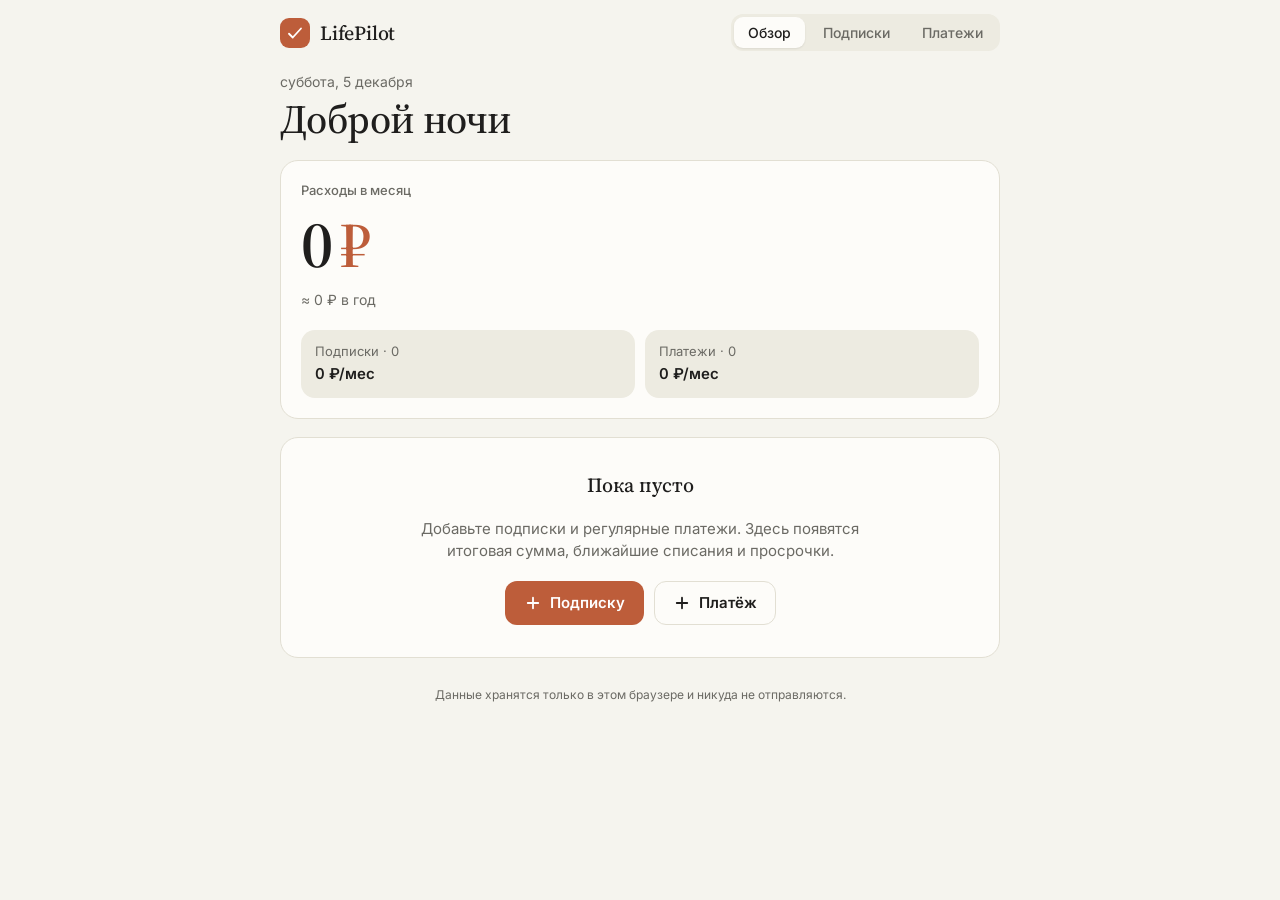
<file: LifePilot.html>
<!doctype html><html lang="ru"><head><meta charset="utf-8"><meta name="viewport" content="width=device-width,initial-scale=1,minimum-scale=1,maximum-scale=1,user-scalable=no,viewport-fit=cover"><meta name="format-detection" content="telephone=no"><meta name="apple-mobile-web-app-capable" content="yes"><meta name="mobile-web-app-capable" content="yes"><meta name="apple-mobile-web-app-status-bar-style" content="default"><meta name="apple-mobile-web-app-title" content="LifePilot"><meta name="theme-color" content="#F5F4EE"><title>LifePilot</title><link rel="manifest" href="manifest.json"><link rel="icon" type="image/png" sizes="192x192" href="icon-192.png"><link rel="apple-touch-icon" sizes="180x180" href="apple-touch-icon.png"><style>:root{color-scheme:light;box-sizing:border-box;padding-top:env(safe-area-inset-top,0px);padding-bottom:env(safe-area-inset-bottom,0px)}html{scroll-padding-top:env(safe-area-inset-top,0px)}body{margin:0;padding:0;font:14px -apple-system,BlinkMacSystemFont,sans-serif;background:#fff;color:#000}img{max-width:100%}[hidden]:not([hidden=until-found i]){display:none!important}</style></head><body>
<link rel="stylesheet" href="https://fonts.googleapis.com/css2?family=Inter:wght@400;500;600&family=Source+Serif+4:opsz,wght@8..60,400;8..60,500;8..60,600&display=swap">
<style>
/* Layout: узкая колонка как в приложении Claude. На телефоне нижняя панель вкладок, круглая кнопка «+»
   и шторка снизу для форм. На широком экране вкладки переезжают в верхнюю панель, шторка становится окном. */
:root{
  --bg:#F5F4EE;
  --surface:#FDFCF9;
  --surface-2:#EDEBE1;
  --ink:#1F1E1D;
  --ink-2:#6B6A64;
  --line:#E2DFD3;
  --accent:#BD5D3A;
  --accent-ink:#FFFFFF;
  --accent-soft:#F3E0D6;
  --warn:#8A5A00;
  --warn-soft:#F4E6C4;
  --bad:#B3342A;
  --bad-soft:#F7DDD7;
  --ok:#3B7A4D;
  --ok-soft:#DDEBDD;
  --shadow:0 8px 28px rgba(31,30,29,.14);
  --f-serif:'Source Serif 4','Iowan Old Style',Georgia,'Times New Roman',serif;
  --f-sans:'Inter',system-ui,-apple-system,'Segoe UI',Roboto,'Helvetica Neue',Arial,sans-serif;
  --r:18px;
  --bar-h:64px;
  --ease:cubic-bezier(.2,.8,.2,1);
}
@media (prefers-color-scheme: dark){
  :root:not([data-theme="light"]){
    --bg:#262624;--surface:#30302E;--surface-2:#3B3B38;--ink:#F5F4EE;--ink-2:#AAA89F;--line:#45443F;
    --accent:#D97757;--accent-ink:#1F1E1D;--accent-soft:#4A3329;
    --warn:#E2A844;--warn-soft:#41351E;--bad:#F0877C;--bad-soft:#47272A;--ok:#7CC892;--ok-soft:#27382C;
    --shadow:0 8px 28px rgba(0,0,0,.45);
    color-scheme:dark;
  }
}
:root[data-theme="dark"]{
  --bg:#262624;--surface:#30302E;--surface-2:#3B3B38;--ink:#F5F4EE;--ink-2:#AAA89F;--line:#45443F;
  --accent:#D97757;--accent-ink:#1F1E1D;--accent-soft:#4A3329;
  --warn:#E2A844;--warn-soft:#41351E;--bad:#F0877C;--bad-soft:#47272A;--ok:#7CC892;--ok-soft:#27382C;
  --shadow:0 8px 28px rgba(0,0,0,.45);
  color-scheme:dark;
}

*{box-sizing:border-box}
html{-webkit-text-size-adjust:100%;touch-action:pan-x pan-y;-ms-touch-action:pan-x pan-y}
/* запрет копирования и выделения в приложении; поля ввода остаются рабочими */
html,body,body *{-webkit-user-select:none;-moz-user-select:none;-ms-user-select:none;user-select:none;-webkit-touch-callout:none}
input,textarea,select,[contenteditable="true"]{-webkit-user-select:text;user-select:text;-webkit-touch-callout:default}
img,svg{-webkit-user-drag:none;pointer-events:auto}
body{touch-action:pan-x pan-y}
body{
  background:var(--bg);color:var(--ink);
  font-family:var(--f-sans);font-size:15px;line-height:1.5;
  -webkit-font-smoothing:antialiased;-webkit-tap-highlight-color:transparent;overscroll-behavior-y:none;
  padding-block:0 calc(var(--bar-h) + 96px);
  padding-left:max(16px,env(safe-area-inset-left,0px));
  padding-right:max(16px,env(safe-area-inset-right,0px));
}
body.lock{overflow:hidden}
body::before{content:"";position:fixed;inset:0 0 auto;height:env(safe-area-inset-top,0px);background:var(--bg);z-index:10}
.wrap{max-width:720px;margin:0 auto}
button{font-family:inherit;touch-action:manipulation}
:focus-visible{outline:2px solid var(--accent);outline-offset:2px}

/* top bar */
.top{position:sticky;top:env(safe-area-inset-top,0px);z-index:9;background:var(--bg);display:flex;align-items:center;justify-content:space-between;gap:16px;padding-block:14px 8px}
.brand{display:flex;align-items:center;gap:10px}
.mark{width:30px;height:30px;border-radius:9px;background:var(--accent);color:var(--accent-ink);display:grid;place-items:center;flex:none}
.brand b{font-family:var(--f-serif);font-weight:500;font-size:20px;letter-spacing:-.01em}
.tabs-top{display:none;gap:4px;padding:3px;background:var(--surface-2);border-radius:12px}
.t-top{display:inline-flex;align-items:center;gap:8px;border:0;background:transparent;color:var(--ink-2);font-weight:500;font-size:14px;padding:7px 14px;border-radius:9px;cursor:pointer;transition:background .2s,color .2s}
.t-top:hover{color:var(--ink)}
.t-top[aria-current="page"]{background:var(--surface);color:var(--ink);box-shadow:0 1px 2px rgba(0,0,0,.08)}
@media (min-width:720px){ .tabs-top{display:flex} }
.badge{min-width:18px;height:18px;padding:0 5px;border-radius:9px;background:var(--bad);color:#fff;font-size:11px;font-weight:600;display:inline-grid;place-items:center;font-variant-numeric:tabular-nums}

/* bottom bar (phone) */
.bar{position:fixed;left:0;right:0;bottom:0;z-index:15;display:flex;background:var(--surface);border-top:1px solid var(--line);
  padding:6px max(8px,env(safe-area-inset-right,0px)) env(safe-area-inset-bottom,0px) max(8px,env(safe-area-inset-left,0px))}
.t-bar{flex:1;display:flex;flex-direction:column;align-items:center;gap:2px;border:0;background:transparent;color:var(--ink-2);font-size:11px;font-weight:500;padding:2px 0;cursor:pointer;user-select:none;-webkit-user-select:none}
.t-bar .ico{position:relative;width:60px;height:30px;border-radius:15px;display:grid;place-items:center;transition:background .25s var(--ease),color .25s}
.t-bar[aria-current="page"]{color:var(--ink)}
.t-bar[aria-current="page"] .ico{background:var(--accent-soft);color:var(--accent)}
.t-bar:active .ico{transform:scale(.92)}
.t-bar .badge{position:absolute;top:-4px;right:6px}
@media (min-width:720px){ .bar{display:none} body{padding-block:0 56px} }

/* floating add */
.fab{position:fixed;z-index:14;right:max(16px,env(safe-area-inset-right,0px));bottom:calc(var(--bar-h) + env(safe-area-inset-bottom,0px) + 16px);
  width:56px;height:56px;border-radius:18px;border:0;background:var(--accent);color:var(--accent-ink);display:grid;place-items:center;cursor:pointer;box-shadow:var(--shadow);
  transition:transform .15s var(--ease)}
.fab:active{transform:scale(.92)}
.fab:not([hidden]){animation:pop .35s var(--ease)}
@media (min-width:720px){ .fab{display:none} }

main{padding-block:12px 0}
.stack{display:flex;flex-direction:column;gap:18px}
.stack>*{min-width:0}

/* type */
.hello{margin:0;font-family:var(--f-serif);font-weight:500;font-size:clamp(30px,8vw,40px);line-height:1.15;letter-spacing:-.015em;text-wrap:balance}
.date{margin:0 0 4px;color:var(--ink-2);font-size:14px}
h2{margin:0;font-family:var(--f-serif);font-weight:500;font-size:22px;letter-spacing:-.01em;text-wrap:balance}
h3{margin:0;font-size:15px;font-weight:600}
.label{margin:0;font-size:13px;color:var(--ink-2);font-weight:500}
.muted{color:var(--ink-2)}

/* buttons, fields */
.btn{display:inline-flex;align-items:center;justify-content:center;gap:8px;min-height:44px;padding:9px 18px;border-radius:12px;border:1px solid transparent;font-weight:600;font-size:15px;cursor:pointer;
  transition:transform .12s var(--ease),background .2s,filter .2s;user-select:none;-webkit-user-select:none}
.btn:active{transform:scale(.97)}
.btn.primary{background:var(--accent);color:var(--accent-ink)}
.btn.primary:hover{filter:brightness(1.06)}
.btn.ghost{background:transparent;border-color:var(--line);color:var(--ink)}
.btn.ghost:hover{background:var(--surface-2)}
.btn.soft{background:var(--accent-soft);color:var(--accent)}
.btn.danger{background:transparent;color:var(--bad);border-color:var(--line)}
.btn.sm{min-height:34px;padding:5px 12px;font-size:13px;border-radius:10px}
.icon-btn{width:40px;height:40px;display:inline-grid;place-items:center;border:0;border-radius:12px;background:transparent;color:var(--ink-2);cursor:pointer}
.icon-btn:hover{background:var(--surface-2);color:var(--ink)}
input,select{font:inherit;font-size:16px;color:var(--ink);background:var(--bg);border:1px solid var(--line);border-radius:12px;padding:10px 14px;min-height:46px;width:100%;min-width:0}
input:focus,select:focus{outline:2px solid var(--accent);outline-offset:0;border-color:transparent}
input[type="checkbox"]{width:22px;height:22px;min-height:0;padding:0;accent-color:var(--accent)}

/* cards */
.card{background:var(--surface);border:1px solid var(--line);border-radius:var(--r);padding:20px}
.card>h3{margin-bottom:12px}
.hero{display:flex;flex-direction:column;gap:6px}
.big{margin:4px 0 0;font-family:var(--f-serif);font-weight:600;font-size:clamp(46px,14vw,66px);letter-spacing:-.03em;line-height:1;font-variant-numeric:tabular-nums;overflow-wrap:anywhere}
.big .cur{color:var(--accent);margin-left:.12em}
.hero .sub{margin:6px 0 0;color:var(--ink-2);font-size:14px}
.tiles{display:grid;grid-template-columns:repeat(2,minmax(0,1fr));gap:10px;margin-top:14px}
.tile{background:var(--surface-2);border-radius:14px;padding:12px 14px;display:flex;flex-direction:column;gap:2px;min-width:0}
.tile span{font-size:13px;color:var(--ink-2)}
.tile b{font-weight:600;font-variant-numeric:tabular-nums;overflow-wrap:anywhere}
.quick{display:grid;grid-template-columns:repeat(2,minmax(0,1fr));gap:10px}
.card.attn{background:var(--bad-soft);border-color:transparent}
.card.attn h3{color:var(--bad)}
.empty{text-align:center;padding:32px 20px;display:flex;flex-direction:column;align-items:center;gap:6px}
.empty h3{font-family:var(--f-serif);font-weight:500;font-size:20px}
.empty p{margin:0 0 12px;color:var(--ink-2);max-width:30rem}
.empty .actions{display:flex;gap:10px;flex-wrap:wrap;justify-content:center}

.tl{list-style:none;margin:0;padding:0;display:flex;flex-direction:column}
.tl li{display:flex;flex-wrap:wrap;align-items:center;gap:6px 12px;padding:11px 0;border-top:1px solid var(--line)}
.attn .tl li{border-color:rgba(179,52,42,.18)}
.tl li:first-child{border-top:0;padding-top:0}
.tl li:last-child{padding-bottom:0}
.tl-main{flex:1 1 9rem;min-width:0;display:flex;flex-direction:column}
.tl-name{font-weight:500;overflow-wrap:anywhere}
.tl-sub{font-size:13px;color:var(--ink-2)}
.tl-end{display:flex;flex-direction:column;align-items:flex-end;font-variant-numeric:tabular-nums}
.tl-end small{font-size:12px;color:var(--ink-2)}
.attn .tl-end small,.attn .tl-sub{color:var(--bad)}
.bars{display:flex;flex-direction:column;gap:16px}
.bar-top{display:flex;justify-content:space-between;gap:12px;font-size:14px;margin-bottom:6px}
.bar-top span:last-child{font-weight:600;font-variant-numeric:tabular-nums;white-space:nowrap}
.track{height:8px;background:var(--surface-2);border-radius:4px;overflow:hidden}
.fill{height:100%;background:var(--accent);border-radius:4px;transform-origin:left center}

/* lists */
.head{display:flex;align-items:center;justify-content:space-between;gap:12px}
.head .btn{display:none}
@media (min-width:720px){ .head .btn{display:inline-flex} }
.head p{margin:2px 0 0;color:var(--ink-2);font-size:14px}
.list{background:var(--surface);border:1px solid var(--line);border-radius:var(--r);overflow:hidden}
.row{display:flex;align-items:center;gap:8px 14px;padding:14px 16px;border-top:1px solid var(--line);cursor:pointer;transition:background .15s;user-select:none;-webkit-user-select:none}
.row:first-child{border-top:0}
.row:hover{background:var(--surface-2)}
.row:active{background:var(--surface-2)}
.row-main{flex:1 1 8rem;min-width:0}
.row-main h3{overflow-wrap:anywhere}
.row-meta{margin:3px 0 0;display:flex;flex-wrap:wrap;align-items:center;gap:4px 8px;font-size:13px;color:var(--ink-2)}
.row-note{margin:4px 0 0;font-size:13px;color:var(--ink-2);overflow-wrap:anywhere}
.row-end{display:flex;flex-direction:column;align-items:flex-end;gap:6px}
.amt{display:flex;flex-direction:column;align-items:flex-end;font-variant-numeric:tabular-nums}
.amt b{font-size:16px;font-weight:600;white-space:nowrap}
.amt small{font-size:12px;color:var(--ink-2);white-space:nowrap}
.row.paid h3,.row.paid .amt b{color:var(--ink-2)}
.pill{display:inline-block;padding:1px 9px;border-radius:999px;font-size:12px;font-weight:600;background:var(--surface-2);color:var(--ink-2);white-space:nowrap}
.pill.bad{background:var(--bad-soft);color:var(--bad)}
.pill.warn{background:var(--warn-soft);color:var(--warn)}
.pill.ok{background:var(--ok-soft);color:var(--ok)}
.row.flash{animation:flash 1.4s ease}

/* sheet */
.sheet-wrap{position:fixed;inset:0;z-index:30;display:flex;align-items:flex-end;justify-content:center}
.scrim{position:absolute;inset:0;background:rgba(20,19,18,.5);opacity:0;transition:opacity .28s ease}
.sheet{position:relative;width:100%;max-width:560px;max-height:92dvh;max-height:92vh;overflow-y:auto;background:var(--surface);color:var(--ink);
  border-radius:24px 24px 0 0;padding:8px 20px calc(20px + env(safe-area-inset-bottom,0px));
  padding-left:max(20px,env(safe-area-inset-left,0px));padding-right:max(20px,env(safe-area-inset-right,0px));
  transform:translateY(100%);transition:transform .34s var(--ease);box-shadow:var(--shadow);overscroll-behavior:contain}
.sheet-wrap.open .scrim{opacity:1}
.sheet-wrap.open .sheet{transform:none}
.grab{width:40px;height:4px;border-radius:2px;background:var(--line);margin:4px auto 10px}
.sheet-head{display:flex;align-items:center;justify-content:space-between;gap:12px}
.form{display:flex;flex-direction:column;gap:18px}
.fields{display:flex;flex-direction:column;gap:14px}
.field{display:flex;flex-direction:column;gap:6px;min-width:0}
.field label{font-size:13px;font-weight:500;color:var(--ink-2)}
.field.check{flex-direction:row;align-items:center;gap:12px;padding:4px 0}
.field.check label{color:var(--ink);font-size:15px}
.suffix{position:relative}
.suffix input{padding-right:40px}
.suffix span{position:absolute;right:14px;top:50%;transform:translateY(-50%);color:var(--ink-2);pointer-events:none}
.form-actions{display:flex;gap:10px;flex-wrap:wrap}
.form-actions .primary{flex:1 1 10rem}
@media (min-width:720px){
  .sheet-wrap{align-items:center}
  .sheet{border-radius:24px;transform:translateY(16px) scale(.98);opacity:0;transition:transform .3s var(--ease),opacity .25s ease}
  .sheet-wrap.open .sheet{transform:none;opacity:1}
}

/* date picker */
.datebtn{display:flex;align-items:center;justify-content:space-between;gap:10px;width:100%;min-height:46px;padding:10px 14px;border-radius:12px;border:1px solid var(--line);background:var(--bg);color:var(--ink);font:inherit;font-size:16px;cursor:pointer;text-align:left;transition:border-color .2s,box-shadow .2s}
.datebtn:hover{border-color:var(--ink-2)}
.datebtn[aria-expanded="true"]{border-color:var(--accent);box-shadow:0 0 0 1px var(--accent)}
.datebtn svg{color:var(--ink-2);flex:none}
.cal{display:grid;grid-template-rows:0fr;transition:grid-template-rows .34s var(--ease)}
.cal.open{grid-template-rows:1fr}
.cal-in{overflow:hidden;min-height:0}
.cal-box{margin-top:8px;padding:12px 10px 10px;border-radius:16px;background:var(--surface-2)}
.cal-head{display:flex;align-items:center;justify-content:space-between;gap:8px;margin-bottom:6px;padding-left:6px}
.cal-title{font-family:var(--f-serif);font-weight:500;font-size:19px;text-transform:capitalize}
.cal-nav{display:flex;gap:2px}
.cal-nav .icon-btn{width:36px;height:36px}
.cal-wd,.cal-grid{display:grid;grid-template-columns:repeat(7,minmax(0,1fr))}
.cal-wd span{text-align:center;font-size:12px;color:var(--ink-2);padding:4px 0;font-weight:500}
.cal-grid{row-gap:2px}
.cal-d{justify-self:center;width:40px;height:40px;border:0;border-radius:50%;background:transparent;color:var(--ink);font:inherit;font-size:15px;font-variant-numeric:tabular-nums;cursor:pointer;display:grid;place-items:center;transition:background .15s,transform .12s var(--ease)}
.cal-d:hover{background:var(--line)}
.cal-d:active{transform:scale(.88)}
.cal-d.out{color:var(--ink-2);opacity:.5}
.cal-d.today{box-shadow:inset 0 0 0 1.5px var(--accent);color:var(--accent);font-weight:600}
.cal-d.sel,.cal-d.sel:hover{background:var(--accent);color:var(--accent-ink);font-weight:600;box-shadow:none;opacity:1}
.cal-foot{display:flex;justify-content:flex-end;margin-top:6px}
.cal-grid.swap{animation:swap .3s var(--ease)}
@keyframes swap{from{opacity:0;transform:translateX(calc(var(--dir,1) * 16px))}to{opacity:1;transform:none}}

/* toast */
.toast-wrap{position:fixed;left:0;right:0;bottom:calc(var(--bar-h) + env(safe-area-inset-bottom,0px) + 12px);display:flex;justify-content:center;pointer-events:none;z-index:40;
  padding:0 max(16px,env(safe-area-inset-right,0px)) 0 max(16px,env(safe-area-inset-left,0px))}
@media (min-width:720px){ .toast-wrap{bottom:24px} }
.toast{pointer-events:auto;display:flex;align-items:center;gap:14px;background:var(--ink);color:var(--bg);padding:11px 16px;border-radius:14px;font-size:14px;box-shadow:var(--shadow);max-width:100%;animation:toast-in .3s var(--ease)}
.toast button{background:transparent;border:0;color:inherit;font-weight:700;text-decoration:underline;cursor:pointer;font-size:14px;padding:2px 4px}

footer{margin-top:28px;font-size:12px;color:var(--ink-2);text-align:center}

/* motion: only when the view was just opened */
@keyframes rise{from{opacity:0;transform:translateY(14px)}to{opacity:1;transform:none}}
@keyframes grow{from{transform:scaleX(0)}to{transform:scaleX(1)}}
@keyframes pop{from{opacity:0;transform:scale(.6)}to{opacity:1;transform:none}}
@keyframes flash{0%,40%{background:var(--accent-soft)}100%{background:transparent}}
@keyframes toast-in{from{opacity:0;transform:translateY(12px)}to{opacity:1;transform:none}}
.anim .rise{animation:rise .5s var(--ease) both;animation-delay:calc(var(--i,0) * 55ms)}
.anim .fill{animation:grow .8s var(--ease) both;animation-delay:.2s}
@media (prefers-reduced-motion:reduce){
  *,*::before,*::after{animation:none!important;transition:none!important}
}
</style>

<div class="wrap">
  <header class="top">
    <div class="brand">
      <span class="mark" aria-hidden="true">
        <svg width="18" height="18" viewBox="0 0 24 24" fill="none" stroke="currentColor" stroke-width="2.4" stroke-linecap="round" stroke-linejoin="round"><path d="M4 13l5 5L20 6"/></svg>
      </span>
      <b>LifePilot</b>
    </div>
    <nav class="tabs-top" id="tabsTop" aria-label="Разделы"></nav>
  </header>
  <main id="main"></main>
  <footer id="foot"></footer>
</div>

<nav class="bar" id="tabsBar" aria-label="Разделы"></nav>
<button class="fab" id="fab" data-a="add" aria-label="Добавить" hidden>
  <svg width="24" height="24" viewBox="0 0 24 24" fill="none" stroke="currentColor" stroke-width="2.4" stroke-linecap="round"><path d="M12 5v14M5 12h14"/></svg>
</button>
<div class="sheet-wrap" id="sheet" hidden>
  <div class="scrim" data-a="cancel"></div>
  <div class="sheet" id="sheetBody" role="dialog" aria-modal="true"></div>
</div>
<div class="toast-wrap"><div class="toast" id="toast" hidden role="status"></div></div>

<script>
/* ---------- запреты: зум и копирование в приложении (поля ввода не затрагиваются) ---------- */
(function(){
  function editable(t){ return !!(t && t.closest && t.closest('input,textarea,select,[contenteditable="true"]')); }
  ['gesturestart','gesturechange','gestureend'].forEach(function(ev){
    document.addEventListener(ev, function(e){ e.preventDefault(); }, {passive:false});
  });
  document.addEventListener('touchmove', function(e){
    if (e.touches && e.touches.length > 1) e.preventDefault();
  }, {passive:false});
  var lastTouchEnd = 0;
  document.addEventListener('touchend', function(e){
    var now = Date.now();
    if (now - lastTouchEnd < 300 && !editable(e.target)) e.preventDefault();
    lastTouchEnd = now;
  }, {passive:false});
  document.addEventListener('wheel', function(e){
    if (e.ctrlKey) e.preventDefault();
  }, {passive:false});
  document.addEventListener('keydown', function(e){
    var mod = e.ctrlKey || e.metaKey, k = String(e.key).toLowerCase();
    if (mod && (k === '+' || k === '-' || k === '=' || k === '0')) { e.preventDefault(); return; }
    if (mod && (k === 'c' || k === 'x' || k === 'a') && !editable(e.target)) e.preventDefault();
  });
  ['copy','cut','contextmenu','dragstart','selectstart'].forEach(function(ev){
    document.addEventListener(ev, function(e){ if (!editable(e.target)) e.preventDefault(); });
  });
})();

(function(){
'use strict';

var KEY = 'lifepilot-v2', OLD = 'lifepilot-v1';
var DAY = 864e5;
var CATS = {
  subs: ['Видео','Музыка','Софт','Облако','Образование','Спорт','Новости','Другое'],
  bills: ['Квартплата и ЖКХ','Интернет и связь','Аренда','Кредит','Налоги','Страховка','Транспорт','Другое']
};
var TABS = [['dash','Обзор'],['subs','Подписки'],['bills','Платежи']];
var storageOk = true;
var reduce = !!(window.matchMedia && window.matchMedia('(prefers-reduced-motion: reduce)').matches);

/* ---------- даты (локальные) ---------- */
function today(){ var n = new Date(); return new Date(n.getFullYear(), n.getMonth(), n.getDate()); }
function parse(s){ var p = s.split('-').map(Number); return new Date(p[0], p[1]-1, p[2]); }
function iso(d){ return d.getFullYear()+'-'+String(d.getMonth()+1).padStart(2,'0')+'-'+String(d.getDate()).padStart(2,'0'); }
function diff(a, b){ return Math.round((b - a) / DAY); }
function addDays(s, n){ var d = parse(s); d.setDate(d.getDate() + n); return iso(d); }
function addMonths(s, n, day){
  var d = parse(s), want = day || d.getDate();
  var y = d.getFullYear(), m = d.getMonth() + n;
  var last = new Date(y, m + 1, 0).getDate();
  return iso(new Date(y, m, Math.min(want, last)));
}
function fmtDate(s){
  var d = parse(s), o = {day:'numeric', month:'short'};
  if (d.getFullYear() !== today().getFullYear()) o.year = 'numeric';
  return d.toLocaleDateString('ru-RU', o);
}
function rel(d){
  if (d < 0) return 'просрочено на ' + (-d) + ' дн.';
  if (d === 0) return 'сегодня';
  if (d === 1) return 'завтра';
  return 'через ' + d + ' дн.';
}
function plural(n, f){
  var a = Math.abs(n) % 100, b = a % 10;
  if (a > 10 && a < 20) return f[2];
  if (b > 1 && b < 5) return f[1];
  if (b === 1) return f[0];
  return f[2];
}
function greeting(){
  var h = new Date().getHours();
  return h < 5 ? 'Доброй ночи' : h < 12 ? 'Доброе утро' : h < 18 ? 'Добрый день' : 'Добрый вечер';
}

/* ---------- форматирование ---------- */
var nf0 = new Intl.NumberFormat('ru-RU', {maximumFractionDigits:0});
var nf2 = new Intl.NumberFormat('ru-RU', {maximumFractionDigits:2});
function rub(n, exact){ return (exact ? nf2 : nf0).format(n) + ' ₽'; }
function esc(s){
  return String(s == null ? '' : s).replace(/[&<>"']/g, function(c){
    return {'&':'&amp;','<':'&lt;','>':'&gt;','"':'&quot;',"'":'&#39;'}[c];
  });
}
function uid(){ return Date.now().toString(36) + Math.random().toString(36).slice(2, 8); }

/* ---------- состояние ---------- */
function blank(){ return {subs:[], bills:[]}; }
function migrate(old){
  // старая версия: убираем примеры, раздел «Быт» и валюты (пересчёт по прежним курсам)
  var rates = old.rates || {};
  function conv(a, c){
    a = Number(a) || 0;
    if (!c || c === '₽') return a;
    var r = Number(rates[c]);
    return r ? Math.round(a * r * 100) / 100 : a;
  }
  return {
    subs:(old.subs || []).filter(function(s){ return !s.ex; }).map(function(s){
      return {id:s.id || uid(), name:s.name, category:s.category, price:conv(s.price, s.currency), cycle:s.cycle, next:s.next, notes:s.notes || ''};
    }),
    bills:(old.bills || []).filter(function(b){ return !b.ex; }).map(function(b){
      return {id:b.id || uid(), name:b.name, category:b.category, amount:conv(b.amount, b.currency), due:b.due,
              recurring:!!b.recurring, day:b.day || parse(b.due).getDate(), paid:!!b.paid, paidOn:b.paidOn};
    })
  };
}
function load(){
  var raw = null, old = null;
  try { raw = localStorage.getItem(KEY); if (!raw) old = localStorage.getItem(OLD); } catch(e){ storageOk = false; }
  if (raw) { try { return Object.assign(blank(), JSON.parse(raw)); } catch(e){ return blank(); } }
  if (old) { try { return Object.assign(blank(), migrate(JSON.parse(old))); } catch(e){ return blank(); } }
  return blank();
}
function save(){
  try { localStorage.setItem(KEY, JSON.stringify(state)); } catch(e){ storageOk = false; }
}
var state = load();
save();
var ui = {tab:'dash', form:null, flash:null};
var toastTimer = null, lastSnap = null, lastTotal = 0;

/* ---------- расчёты ---------- */
function monthly(s){
  var p = Number(s.price) || 0;
  return s.cycle === 'yearly' ? p / 12 : s.cycle === 'weekly' ? p * 52 / 12 : p;
}
function cycleLabel(c){ return c === 'yearly' ? 'в год' : c === 'weekly' ? 'в неделю' : 'в месяц'; }
/* оплата подписки: следующее списание сдвигается на период подписки (месяц, год или неделя) */
function advanceSub(s){
  var t = iso(today()), day = s.day || parse(s.next).getDate();
  function step(n){ return s.cycle === 'weekly' ? addDays(n, 7) : addMonths(n, s.cycle === 'yearly' ? 12 : 1, day); }
  var n = step(s.next), k = 0;
  while (n <= t && k < 2400) { k++; n = step(n); }
  s.next = n;
}
function calc(){
  var tNow = today(), ts = iso(tNow);
  var cats = {}, subMonth = 0, billMonth = 0, billCount = 0;
  state.subs.forEach(function(s){
    var m = monthly(s);
    subMonth += m; cats[s.category] = (cats[s.category] || 0) + m;
  });
  state.bills.forEach(function(b){
    if (!b.recurring) return;
    var m = Number(b.amount) || 0;
    billMonth += m; billCount++; cats[b.category] = (cats[b.category] || 0) + m;
  });
  var overdue = [], soon = [];
  state.bills.forEach(function(b){
    if (b.paid) return;
    var d = diff(tNow, parse(b.due));
    var it = {id:b.id, bill:true, kind:'Платёж', name:b.name, days:d, amt:b.amount, date:b.due};
    if (d < 0) overdue.push(it); else if (d <= 7) soon.push(it);
  });
  state.subs.forEach(function(s){
    var d = diff(tNow, parse(s.next));
    var it = {id:s.id, bill:false, kind:'Подписка', name:s.name, days:d, amt:s.price, date:s.next};
    if (d < 0) overdue.push(it); else if (d <= 7) soon.push(it);
  });
  overdue.sort(function(a, b){ return a.days - b.days; });
  soon.sort(function(a, b){ return a.days - b.days; });
  var total = subMonth + billMonth;
  var catList = Object.keys(cats).map(function(k){ return [k, cats[k]]; })
    .filter(function(x){ return x[1] > 0; }).sort(function(a, b){ return b[1] - a[1]; });
  return {subMonth:subMonth, billMonth:billMonth, billCount:billCount, total:total, year:total * 12,
          overdue:overdue, soon:soon, cats:catList};
}

/* ---------- иконки ---------- */
var IC = {
  home:'<svg width="22" height="22" viewBox="0 0 24 24" fill="none" stroke="currentColor" stroke-width="1.9" stroke-linecap="round" stroke-linejoin="round"><path d="M3 11l9-8 9 8v9a1 1 0 01-1 1h-5v-6H9v6H4a1 1 0 01-1-1z"/></svg>',
  subs:'<svg width="22" height="22" viewBox="0 0 24 24" fill="none" stroke="currentColor" stroke-width="1.9" stroke-linecap="round" stroke-linejoin="round"><path d="M17 2l4 4-4 4"/><path d="M3 11V9a3 3 0 013-3h15"/><path d="M7 22l-4-4 4-4"/><path d="M21 13v2a3 3 0 01-3 3H3"/></svg>',
  bills:'<svg width="22" height="22" viewBox="0 0 24 24" fill="none" stroke="currentColor" stroke-width="1.9" stroke-linecap="round" stroke-linejoin="round"><path d="M5 3h14v18l-3-2-2 2-2-2-2 2-2-2-3 2z"/><path d="M9 8h6M9 12h6"/></svg>',
  cal:'<svg width="20" height="20" viewBox="0 0 24 24" fill="none" stroke="currentColor" stroke-width="1.9" stroke-linecap="round" stroke-linejoin="round"><rect x="3" y="5" width="18" height="16" rx="3"/><path d="M8 3v4M16 3v4M3 10h18"/></svg>',
  left:'<svg width="20" height="20" viewBox="0 0 24 24" fill="none" stroke="currentColor" stroke-width="2.2" stroke-linecap="round" stroke-linejoin="round"><path d="M15 6l-6 6 6 6"/></svg>',
  right:'<svg width="20" height="20" viewBox="0 0 24 24" fill="none" stroke="currentColor" stroke-width="2.2" stroke-linecap="round" stroke-linejoin="round"><path d="M9 6l6 6-6 6"/></svg>',
  plus:'<svg width="18" height="18" viewBox="0 0 24 24" fill="none" stroke="currentColor" stroke-width="2.4" stroke-linecap="round"><path d="M12 5v14M5 12h14"/></svg>',
  close:'<svg width="20" height="20" viewBox="0 0 24 24" fill="none" stroke="currentColor" stroke-width="2.2" stroke-linecap="round"><path d="M6 6l12 12M18 6L6 18"/></svg>'
};

/* ---------- вкладки ---------- */
function renderTabs(c){
  var n = c.overdue.length;
  document.getElementById('tabsTop').innerHTML = TABS.map(function(t){
    var b = (t[0] === 'dash' && n) ? '<span class="badge">' + n + '</span>' : '';
    return '<button class="t-top" data-a="tab" data-tab="' + t[0] + '"' + (ui.tab === t[0] ? ' aria-current="page"' : '') + '>' + t[1] + b + '</button>';
  }).join('');
  document.getElementById('tabsBar').innerHTML = TABS.map(function(t){
    var b = (t[0] === 'dash' && n) ? '<span class="badge">' + n + '</span>' : '';
    return '<button class="t-bar" data-a="tab" data-tab="' + t[0] + '"' + (ui.tab === t[0] ? ' aria-current="page"' : '') + '>' +
      '<span class="ico">' + IC[t[0] === 'dash' ? 'home' : t[0]] + b + '</span>' + t[1] + '</button>';
  }).join('');
  document.getElementById('foot').textContent = storageOk
    ? 'Данные хранятся только в этом браузере и никуда не отправляются.'
    : 'Хранилище браузера недоступно: данные сохранятся только до закрытия страницы.';
}

/* ---------- обзор ---------- */
function rise(i){ return ' rise" style="--i:' + i; }
function timeline(list){
  return '<ul class="tl">' + list.map(function(i){
    return '<li><div class="tl-main"><span class="tl-name">' + esc(i.name) + '</span><span class="tl-sub">' + i.kind + ' · ' + fmtDate(i.date) + '</span></div>' +
      '<div class="tl-end"><b>' + rub(i.amt, true) + '</b><small>' + rel(i.days) + '</small></div>' +
      '<button class="btn soft sm" data-a="' + (i.bill ? 'paid' : 'paid-sub') + '" data-id="' + esc(i.id) + '">Оплачено</button></li>';
  }).join('') + '</ul>';
}
function dashView(){
  var c = calc(), h = '', i = 0, empty = !state.subs.length && !state.bills.length;
  var dateStr = new Date().toLocaleDateString('ru-RU', {weekday:'long', day:'numeric', month:'long'});
  h += '<div class="' + rise(i++).slice(0) + '"><p class="date">' + dateStr + '</p><h1 class="hello">' + greeting() + '</h1></div>';
  h += '<section class="card hero' + rise(i++) + '"><p class="label">Расходы в месяц</p>' +
       '<p class="big"><span id="bigNum">' + nf0.format(c.total) + '</span><span class="cur">₽</span></p>' +
       '<p class="sub">≈ ' + rub(c.year) + ' в год</p>' +
       '<div class="tiles"><div class="tile"><span>Подписки · ' + state.subs.length + '</span><b>' + rub(c.subMonth) + '/мес</b></div>' +
       '<div class="tile"><span>Платежи · ' + c.billCount + '</span><b>' + rub(c.billMonth) + '/мес</b></div></div></section>';
  if (empty) {
    h += '<section class="card empty' + rise(i++) + '"><h3>Пока пусто</h3>' +
         '<p>Добавьте подписки и регулярные платежи. Здесь появятся итоговая сумма, ближайшие списания и просрочки.</p>' +
         '<div class="actions"><button class="btn primary" data-a="add" data-k="subs">' + IC.plus + 'Подписку</button>' +
         '<button class="btn ghost" data-a="add" data-k="bills">' + IC.plus + 'Платёж</button></div></section>';
    return '<div class="stack">' + h + '</div>';
  }
  h += '<div class="quick' + rise(i++) + '"><button class="btn ghost" data-a="add" data-k="subs">' + IC.plus + 'Подписка</button>' +
       '<button class="btn ghost" data-a="add" data-k="bills">' + IC.plus + 'Платёж</button></div>';
  if (c.overdue.length) {
    h += '<section class="card attn' + rise(i++) + '"><h3>Требует внимания</h3>' + timeline(c.overdue) + '</section>';
  }
  h += '<section class="card' + rise(i++) + '"><h3>Ближайшие 7 дней</h3>' +
       (c.soon.length ? timeline(c.soon) : '<p class="muted" style="margin:0">Ничего срочного. Платежи и списания на неделю появятся здесь.</p>') + '</section>';
  if (c.cats.length) {
    h += '<section class="card' + rise(i++) + '"><h3>Куда уходят деньги</h3><div class="bars">' + c.cats.map(function(x){
      return '<div><div class="bar-top"><span>' + esc(x[0]) + '</span><span>' + rub(x[1]) + '/мес</span></div>' +
             '<div class="track"><div class="fill" style="width:' + Math.max(2, x[1] / c.total * 100).toFixed(1) + '%"></div></div></div>';
    }).join('') + '</div></section>';
  }
  return '<div class="stack">' + h + '</div>';
}

/* ---------- формы (шторка) ---------- */
function sel(name, opts, val){
  return '<select id="f-' + name + '" name="' + name + '">' + opts.map(function(o){
    return '<option value="' + esc(o[0]) + '"' + (o[0] === val ? ' selected' : '') + '>' + esc(o[1]) + '</option>';
  }).join('') + '</select>';
}
function inp(name, type, val, extra){
  return '<input id="f-' + name + '" name="' + name + '" type="' + type + '" value="' + esc(val) + '" ' + (extra || '') + '>';
}
function fld(label, name, control){
  return '<div class="field"><label for="f-' + name + '">' + label + '</label>' + control + '</div>';
}
function catOpts(k){ return CATS[k].map(function(c){ return [c, c]; }); }
function money(name, val){
  return '<div class="suffix">' + inp(name, 'number', val, 'required min="0" step="0.01" inputmode="decimal" placeholder="0"') + '<span>₽</span></div>';
}
function sheetHtml(kind, it){
  var title, fields;
  if (kind === 'subs') {
    var v = it || {name:'', category:CATS.subs[0], price:'', cycle:'monthly', next:iso(today()), notes:''};
    title = it ? 'Изменить подписку' : 'Новая подписка';
    fields = fld('Название', 'name', inp('name', 'text', v.name, 'required maxlength="80" placeholder="Например, онлайн-кинотеатр" autocomplete="off"')) +
      fld('Цена', 'price', money('price', v.price)) +
      fld('Как часто списывают', 'cycle', sel('cycle', [['monthly','Каждый месяц'],['yearly','Раз в год'],['weekly','Каждую неделю']], v.cycle)) +
      dateFld('Следующее списание', 'next', v.next) +
      fld('Категория', 'category', sel('category', catOpts('subs'), v.category)) +
      fld('Заметка', 'notes', inp('notes', 'text', v.notes || '', 'maxlength="120" placeholder="Необязательно" autocomplete="off"'));
  } else {
    var b = it || {name:'', category:CATS.bills[0], amount:'', due:iso(today()), recurring:true};
    title = it ? 'Изменить платёж' : 'Новый платёж';
    fields = fld('Название', 'name', inp('name', 'text', b.name, 'required maxlength="80" placeholder="Например, квартплата" autocomplete="off"')) +
      fld('Сумма', 'amount', money('amount', b.amount)) +
      dateFld('Срок оплаты', 'due', b.due) +
      '<div class="field check"><input id="f-recurring" name="recurring" type="checkbox"' + (b.recurring ? ' checked' : '') + '><label for="f-recurring">Повторяется каждый месяц</label></div>' +
      fld('Категория', 'category', sel('category', catOpts('bills'), b.category));
  }
  return '<div class="grab" aria-hidden="true"></div>' +
    '<form class="form" data-form="' + kind + '" data-id="' + (it ? esc(it.id) : '') + '">' +
    '<div class="sheet-head"><h2>' + title + '</h2><button type="button" class="icon-btn" data-a="cancel" aria-label="Закрыть">' + IC.close + '</button></div>' +
    '<div class="fields">' + fields + '</div>' +
    '<div class="form-actions"><button type="submit" class="btn primary">' + (it ? 'Сохранить' : 'Добавить') + '</button>' +
    (it ? '<button type="button" class="btn danger" data-a="del" data-id="' + esc(it.id) + '">Удалить</button>' : '') + '</div></form>';
}
var closeTimer = null;
function openSheet(kind, id){
  var it = id ? state[kind].filter(function(x){ return x.id === id; })[0] : null;
  var wrap = document.getElementById('sheet');
  clearTimeout(closeTimer);
  ui.form = {kind:kind, id:id || null};
  document.getElementById('sheetBody').innerHTML = sheetHtml(kind, it);
  wrap.hidden = false;
  document.body.classList.add('lock');
  requestAnimationFrame(function(){ requestAnimationFrame(function(){ wrap.classList.add('open'); }); });
  setTimeout(function(){ var f = document.getElementById('f-name'); if (f && !id) f.focus(); }, 340);
}
function closeSheet(){
  var wrap = document.getElementById('sheet');
  if (wrap.hidden) return;
  wrap.classList.remove('open');
  document.body.classList.remove('lock');
  ui.form = null;
  closeTimer = setTimeout(function(){ wrap.hidden = true; document.getElementById('sheetBody').innerHTML = ''; }, reduce ? 0 : 320);
}

/* ---------- календарь ---------- */
var WD = ['Пн','Вт','Ср','Чт','Пт','Сб','Вс'];
function fmtLong(s){ return parse(s).toLocaleDateString('ru-RU', {day:'numeric', month:'long', year:'numeric'}); }
function dateFld(label, name, val){
  return '<div class="field"><label for="f-' + name + '-btn">' + label + '</label>' +
    '<button type="button" class="datebtn" id="f-' + name + '-btn" data-a="cal-toggle" data-for="' + name + '" aria-expanded="false" aria-controls="cal-' + name + '">' +
    '<span id="txt-' + name + '">' + fmtLong(val) + '</span>' + IC.cal + '</button>' +
    '<input type="hidden" id="f-' + name + '" name="' + name + '" value="' + esc(val) + '">' +
    '<div class="cal" id="cal-' + name + '"><div class="cal-in" id="calin-' + name + '"></div></div></div>';
}
function calBox(name){
  var c = ui.cal, sel = document.getElementById('f-' + name).value, ts = iso(today());
  var title = new Date(c.y, c.m, 1).toLocaleDateString('ru-RU', {month:'long', year:'numeric'});
  var first = (new Date(c.y, c.m, 1).getDay() + 6) % 7, cells = '';
  for (var i = 0; i < 42; i++) {
    var d = new Date(c.y, c.m, 1 - first + i), s = iso(d);
    cells += '<button type="button" class="cal-d' + (d.getMonth() !== c.m ? ' out' : '') + (s === ts ? ' today' : '') + (s === sel ? ' sel' : '') +
      '" data-a="cal-pick" data-for="' + name + '" data-v="' + s + '" aria-label="' + esc(fmtLong(s)) + '">' + d.getDate() + '</button>';
  }
  return '<div class="cal-box"><div class="cal-head"><span class="cal-title">' + title + '</span><span class="cal-nav">' +
    '<button type="button" class="icon-btn" data-a="cal-prev" data-for="' + name + '" aria-label="Предыдущий месяц">' + IC.left + '</button>' +
    '<button type="button" class="icon-btn" data-a="cal-next" data-for="' + name + '" aria-label="Следующий месяц">' + IC.right + '</button></span></div>' +
    '<div class="cal-wd">' + WD.map(function(w){ return '<span>' + w + '</span>'; }).join('') + '</div>' +
    '<div class="cal-grid" id="calgrid-' + name + '">' + cells + '</div>' +
    '<div class="cal-foot"><button type="button" class="btn ghost sm" data-a="cal-today" data-for="' + name + '">Сегодня</button></div></div>';
}
function calShow(name, dir){
  document.getElementById('calin-' + name).innerHTML = calBox(name);
  if (dir && !reduce) {
    var g = document.getElementById('calgrid-' + name);
    g.style.setProperty('--dir', dir);
    g.classList.add('swap');
  }
}
function calToggle(name){
  var box = document.getElementById('cal-' + name), btn = document.getElementById('f-' + name + '-btn');
  if (box.classList.contains('open')) {
    box.classList.remove('open'); btn.setAttribute('aria-expanded', 'false'); return;
  }
  var v = parse(document.getElementById('f-' + name).value);
  ui.cal = {y:v.getFullYear(), m:v.getMonth()};
  calShow(name, 0);
  box.classList.add('open'); btn.setAttribute('aria-expanded', 'true');
  setTimeout(function(){ if (box.scrollIntoView) box.scrollIntoView({block:'nearest', behavior:'smooth'}); }, 120);
}
function calMove(name, dir){
  var d = new Date(ui.cal.y, ui.cal.m + dir, 1);
  ui.cal = {y:d.getFullYear(), m:d.getMonth()};
  calShow(name, dir);
}
function calPick(name, v){
  document.getElementById('f-' + name).value = v;
  document.getElementById('txt-' + name).textContent = fmtLong(v);
  var p = parse(v);
  ui.cal = {y:p.getFullYear(), m:p.getMonth()};
  calShow(name, 0);
  document.getElementById('cal-' + name).classList.remove('open');
  document.getElementById('f-' + name + '-btn').setAttribute('aria-expanded', 'false');
}

/* ---------- подписки ---------- */
function headHtml(title, sub, kind){
  return '<div class="head' + rise(0) + '"><div><h2>' + title + '</h2><p>' + sub + '</p></div>' +
         '<button class="btn primary" data-a="add" data-k="' + kind + '">' + IC.plus + 'Добавить</button></div>';
}
function emptyList(title, text, kind, label){
  return '<section class="card empty' + rise(1) + '"><h3>' + title + '</h3><p>' + text + '</p>' +
         '<div class="actions"><button class="btn primary" data-a="add" data-k="' + kind + '">' + IC.plus + label + '</button></div></section>';
}
function subsView(){
  var list = state.subs.slice().sort(function(a, b){ return a.next < b.next ? -1 : a.next > b.next ? 1 : 0; });
  var c = calc();
  var sub = list.length ? list.length + ' ' + plural(list.length, ['подписка','подписки','подписок']) + ' · ' + rub(c.subMonth) + ' в месяц' : 'Здесь будут ваши регулярные списания';
  var rows = list.map(function(s, n){
    var d = diff(today(), parse(s.next));
    var pill = d < 0 ? '<span class="pill bad">' + rel(d) + '</span>' : d <= 7 ? '<span class="pill warn">' + rel(d) + '</span>' : '<span class="pill">' + fmtDate(s.next) + '</span>';
    var approx = s.cycle !== 'monthly' ? '<small>≈ ' + rub(monthly(s)) + '/мес</small>' : '';
    return '<div class="row' + (ui.flash === s.id ? ' flash' : '') + rise(n + 1) + '" role="button" tabindex="0" data-a="edit" data-id="' + esc(s.id) + '">' +
      '<div class="row-main"><h3>' + esc(s.name) + '</h3><div class="row-meta">' + pill + '<span>' + esc(s.category) + '</span></div>' +
      (s.notes ? '<p class="row-note">' + esc(s.notes) + '</p>' : '') +
      (s.paidOn ? '<p class="row-note">Последняя оплата ' + fmtDate(s.paidOn) + '</p>' : '') + '</div>' +
      '<div class="row-end"><div class="amt"><b>' + rub(s.price, true) + '</b><small>' + cycleLabel(s.cycle) + '</small>' + approx + '</div>' +
      '<button class="btn soft sm" data-a="paid-sub" data-id="' + esc(s.id) + '">Оплачено</button></div></div>';
  }).join('');
  return '<div class="stack">' + headHtml('Подписки', sub, 'subs') +
    (list.length ? '<div class="list">' + rows + '</div>' :
      emptyList('Подписок пока нет', 'Добавьте первую, чтобы видеть, сколько она стоит в месяц и когда спишут деньги.', 'subs', 'Подписку')) + '</div>';
}

/* ---------- платежи ---------- */
function billsView(){
  var list = state.bills.slice().sort(function(a, b){
    if (!!a.paid !== !!b.paid) return a.paid ? 1 : -1;
    return a.due < b.due ? -1 : a.due > b.due ? 1 : 0;
  });
  var c = calc();
  var sub = list.length ? list.length + ' ' + plural(list.length, ['платёж','платежа','платежей']) + (c.billMonth ? ' · ' + rub(c.billMonth) + ' в месяц регулярных' : '') : 'Квартплата, интернет, налоги';
  var rows = list.map(function(b, n){
    var d = diff(today(), parse(b.due)), pill;
    if (b.paid) pill = '<span class="pill ok">Оплачено</span>';
    else if (d < 0) pill = '<span class="pill bad">' + rel(d) + '</span>';
    else if (d <= 7) pill = '<span class="pill warn">' + rel(d) + '</span>';
    else pill = '<span class="pill">' + fmtDate(b.due) + '</span>';
    var meta = '<span>' + esc(b.category) + (b.recurring ? ' · каждый месяц' : '') + '</span>';
    var btn = b.paid
      ? '<button class="btn ghost sm" data-a="unpaid" data-id="' + esc(b.id) + '">Вернуть</button>'
      : '<button class="btn soft sm" data-a="paid" data-id="' + esc(b.id) + '">Оплачено</button>';
    return '<div class="row' + (b.paid ? ' paid' : '') + (ui.flash === b.id ? ' flash' : '') + rise(n + 1) + '" role="button" tabindex="0" data-a="edit" data-id="' + esc(b.id) + '">' +
      '<div class="row-main"><h3>' + esc(b.name) + '</h3><div class="row-meta">' + pill + meta + '</div>' +
      (b.paidOn ? '<p class="row-note">Последняя оплата ' + fmtDate(b.paidOn) + '</p>' : '') + '</div>' +
      '<div class="row-end"><div class="amt"><b>' + rub(b.amount, true) + '</b></div>' + btn + '</div></div>';
  }).join('');
  return '<div class="stack">' + headHtml('Платежи', sub, 'bills') +
    (list.length ? '<div class="list">' + rows + '</div>' :
      emptyList('Платежей пока нет', 'Повторяющийся платёж сам переносится на следующий месяц, когда вы отмечаете его оплаченным.', 'bills', 'Платёж')) + '</div>';
}

/* ---------- отрисовка ---------- */
function countUp(to){
  var el = document.getElementById('bigNum'), from = lastTotal;
  lastTotal = to;
  if (!el || reduce || from === to) return;
  var t0 = null;
  function step(ts){
    if (t0 === null) t0 = ts;
    var p = Math.min(1, (ts - t0) / 650), e = 1 - Math.pow(1 - p, 3);
    el.textContent = nf0.format(from + (to - from) * e);
    if (p < 1) requestAnimationFrame(step);
  }
  requestAnimationFrame(step);
}
function render(animate){
  var c = calc(), main = document.getElementById('main');
  renderTabs(c);
  main.innerHTML = ui.tab === 'subs' ? subsView() : ui.tab === 'bills' ? billsView() : dashView();
  if (animate) { main.classList.remove('anim'); void main.offsetWidth; main.classList.add('anim'); }
  else main.classList.remove('anim');
  document.getElementById('fab').hidden = ui.tab === 'dash';
  if (ui.tab === 'dash') countUp(c.total);
  ui.flash = null;
}
function toast(msg, undo){
  var el = document.getElementById('toast');
  el.hidden = true;
  el.innerHTML = '<span>' + esc(msg) + '</span>' + (undo ? '<button data-a="undo">Отменить</button>' : '');
  el.hidden = false;
  clearTimeout(toastTimer);
  toastTimer = setTimeout(function(){ el.hidden = true; }, 6000);
}
function snapshot(){ lastSnap = JSON.stringify({subs:state.subs, bills:state.bills}); }
function find(kind, id){ return state[kind].filter(function(x){ return x.id === id; })[0]; }

/* ---------- события ---------- */
document.addEventListener('click', function(e){
  var el = e.target.closest('[data-a]');
  if (!el) return;
  var a = el.dataset.a, id = el.dataset.id, k = el.dataset.k || ui.tab;
  if (a === 'tab') {
    if (ui.tab !== el.dataset.tab) { ui.tab = el.dataset.tab; render(true); window.scrollTo(0, 0); }
    return;
  }
  if (a === 'add') { openSheet(k === 'dash' ? 'subs' : k, null); return; }
  if (a === 'edit') { openSheet(ui.tab, id); return; }
  if (a === 'cancel') { closeSheet(); return; }
  if (a === 'del') {
    var kind = ui.form ? ui.form.kind : ui.tab;
    snapshot();
    state[kind] = state[kind].filter(function(x){ return x.id !== id; });
    save(); closeSheet(); render(); toast('Запись удалена', true); return;
  }
  if (a === 'undo') {
    if (lastSnap) { Object.assign(state, JSON.parse(lastSnap)); lastSnap = null; save(); render(); }
    document.getElementById('toast').hidden = true; return;
  }
  if (a === 'paid') {
    var b = find('bills', id);
    if (b) {
      snapshot();
      b.paidOn = iso(today());
      if (b.recurring) { b.due = addMonths(b.due, 1, b.day); b.paid = false; } else { b.paid = true; }
      ui.flash = id; save(); render();
      toast(b.recurring ? 'Оплачено. Следующий срок ' + fmtDate(b.due) : 'Платёж оплачен', true);
    }
    return;
  }
  if (a === 'paid-sub') {
    var sb = find('subs', id);
    if (sb) {
      snapshot(); advanceSub(sb); sb.paidOn = iso(today());
      ui.flash = id; save(); render();
      toast('Оплачено. Следующее списание ' + fmtDate(sb.next), true);
    }
    return;
  }
  if (a === 'cal-toggle') { calToggle(el.dataset['for']); return; }
  if (a === 'cal-prev' || a === 'cal-next') { calMove(el.dataset['for'], a === 'cal-next' ? 1 : -1); return; }
  if (a === 'cal-pick') { calPick(el.dataset['for'], el.dataset.v); return; }
  if (a === 'cal-today') { calPick(el.dataset['for'], iso(today())); return; }
  if (a === 'unpaid') {
    var b2 = find('bills', id);
    if (b2) { b2.paid = false; delete b2.paidOn; ui.flash = id; save(); render(); }
    return;
  }
});

document.addEventListener('keydown', function(e){
  if (e.key === 'Escape') { closeSheet(); return; }
  if ((e.key === 'Enter' || e.key === ' ') && e.target.getAttribute && e.target.getAttribute('role') === 'button') {
    e.preventDefault(); e.target.click();
  }
});

document.addEventListener('submit', function(e){
  var f = e.target.closest('form[data-form]');
  if (!f) return;
  e.preventDefault();
  var k = f.dataset.form, id = f.dataset.id || null, fd = new FormData(f);
  function g(n){ return String(fd.get(n) || '').trim(); }
  var item;
  if (k === 'subs') {
    item = {name:g('name'), category:g('category'), price:Number(g('price')) || 0, cycle:g('cycle'), next:g('next'), notes:g('notes')};
    item.day = parse(item.next).getDate();
  } else {
    item = {name:g('name'), category:g('category'), amount:Number(g('amount')) || 0, due:g('due'), recurring:fd.get('recurring') === 'on'};
    item.day = parse(item.due).getDate();
  }
  if (!item.name) return;
  var savedId = id;
  if (id) {
    var cur = find(k, id);
    if (cur) {
      Object.assign(cur, item);
      if (k === 'bills' && item.recurring) cur.paid = false;
    }
  } else {
    savedId = uid();
    if (k === 'bills') item.paid = false;
    state[k].push(Object.assign({id:savedId}, item));
  }
  ui.flash = savedId;
  if (ui.tab === 'dash') ui.tab = k;
  save(); closeSheet(); render(ui.tab !== k);
  toast(id ? 'Изменения сохранены' : 'Запись добавлена');
});

render(true);
})();
</script>

</body></html>
</file>
